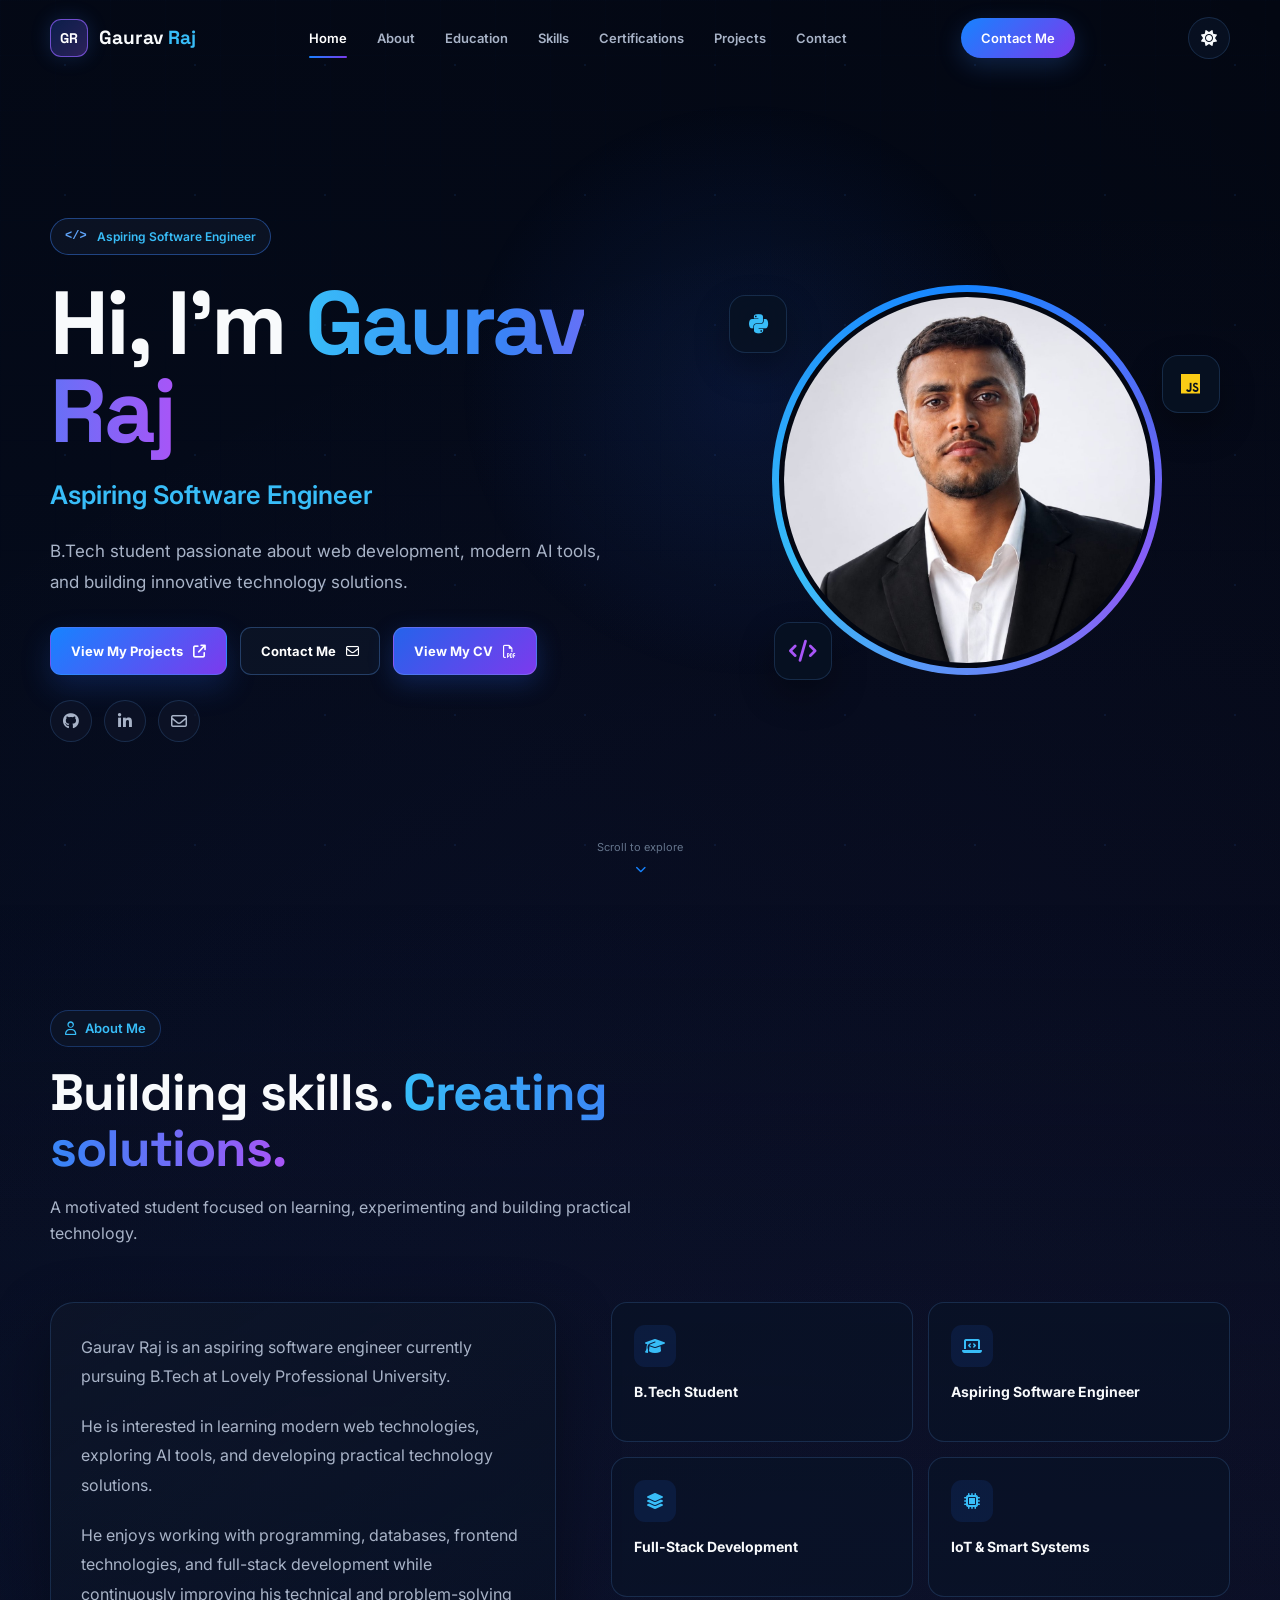
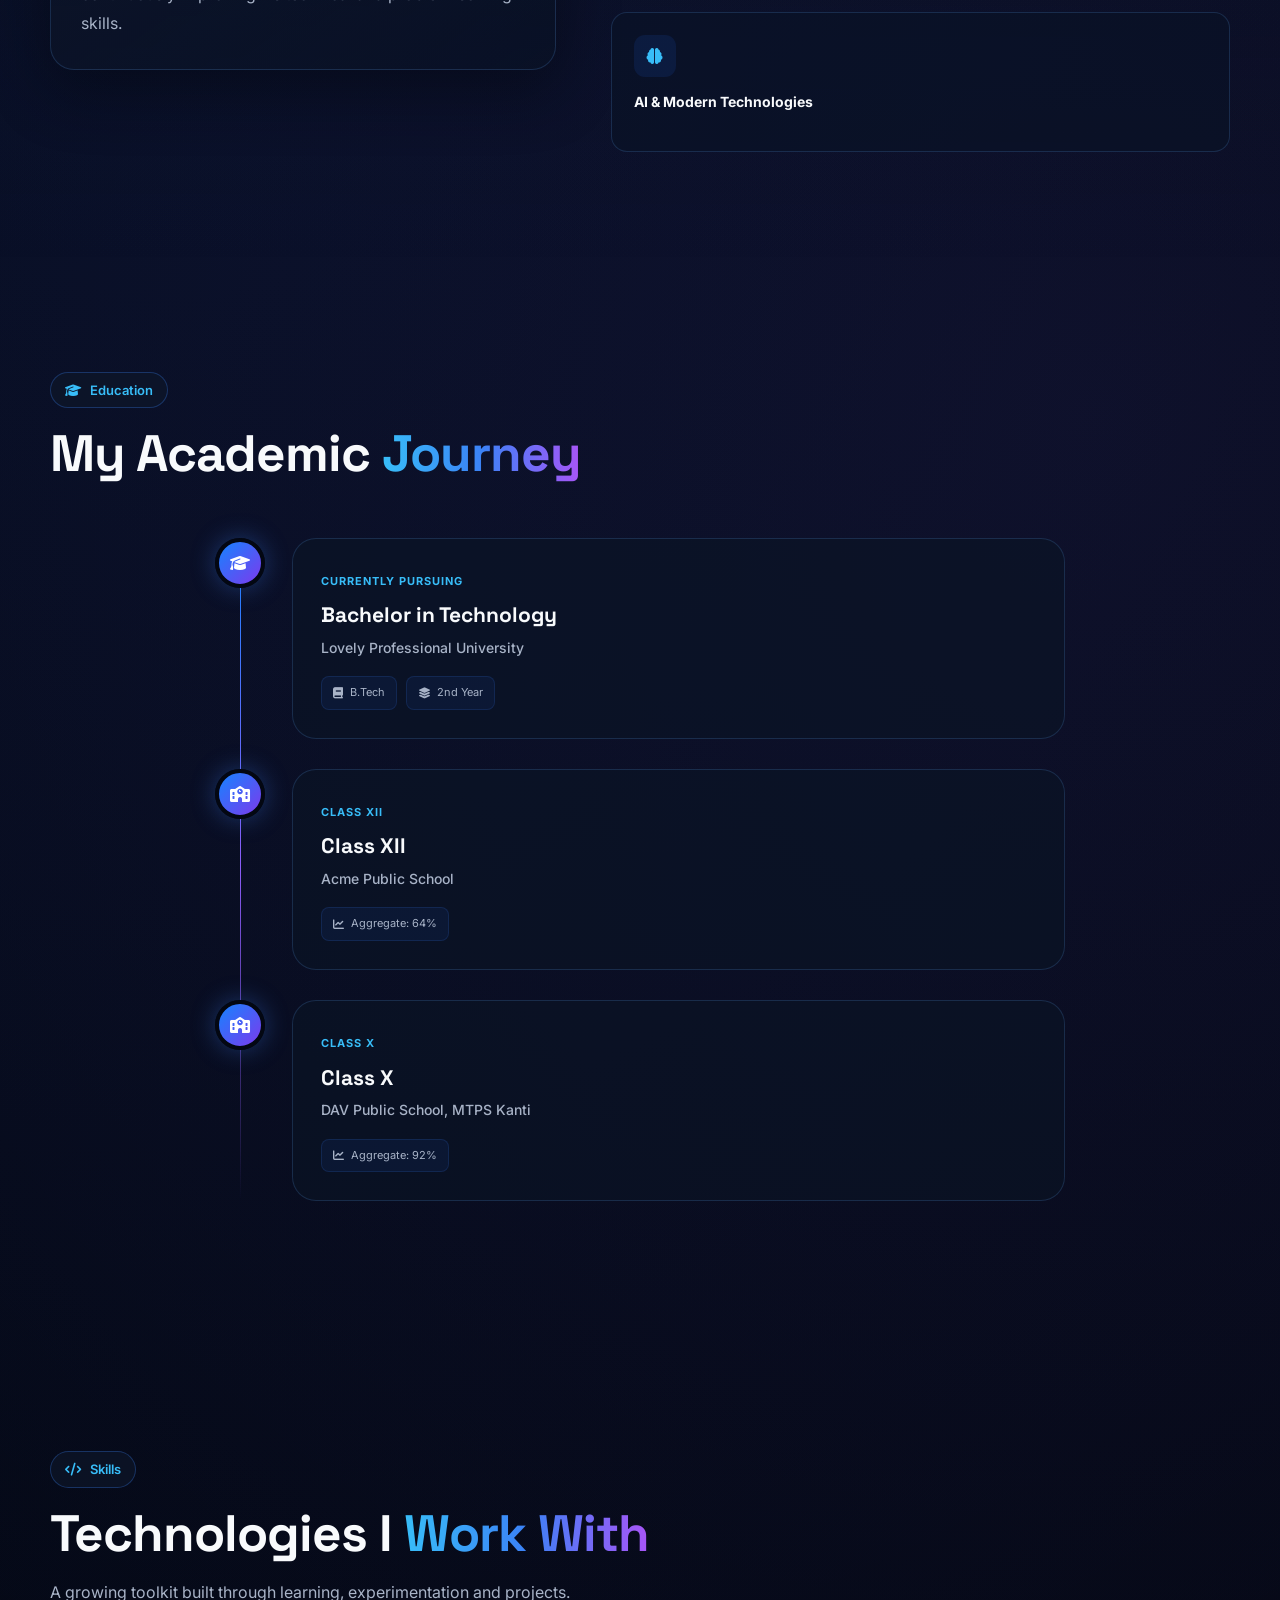
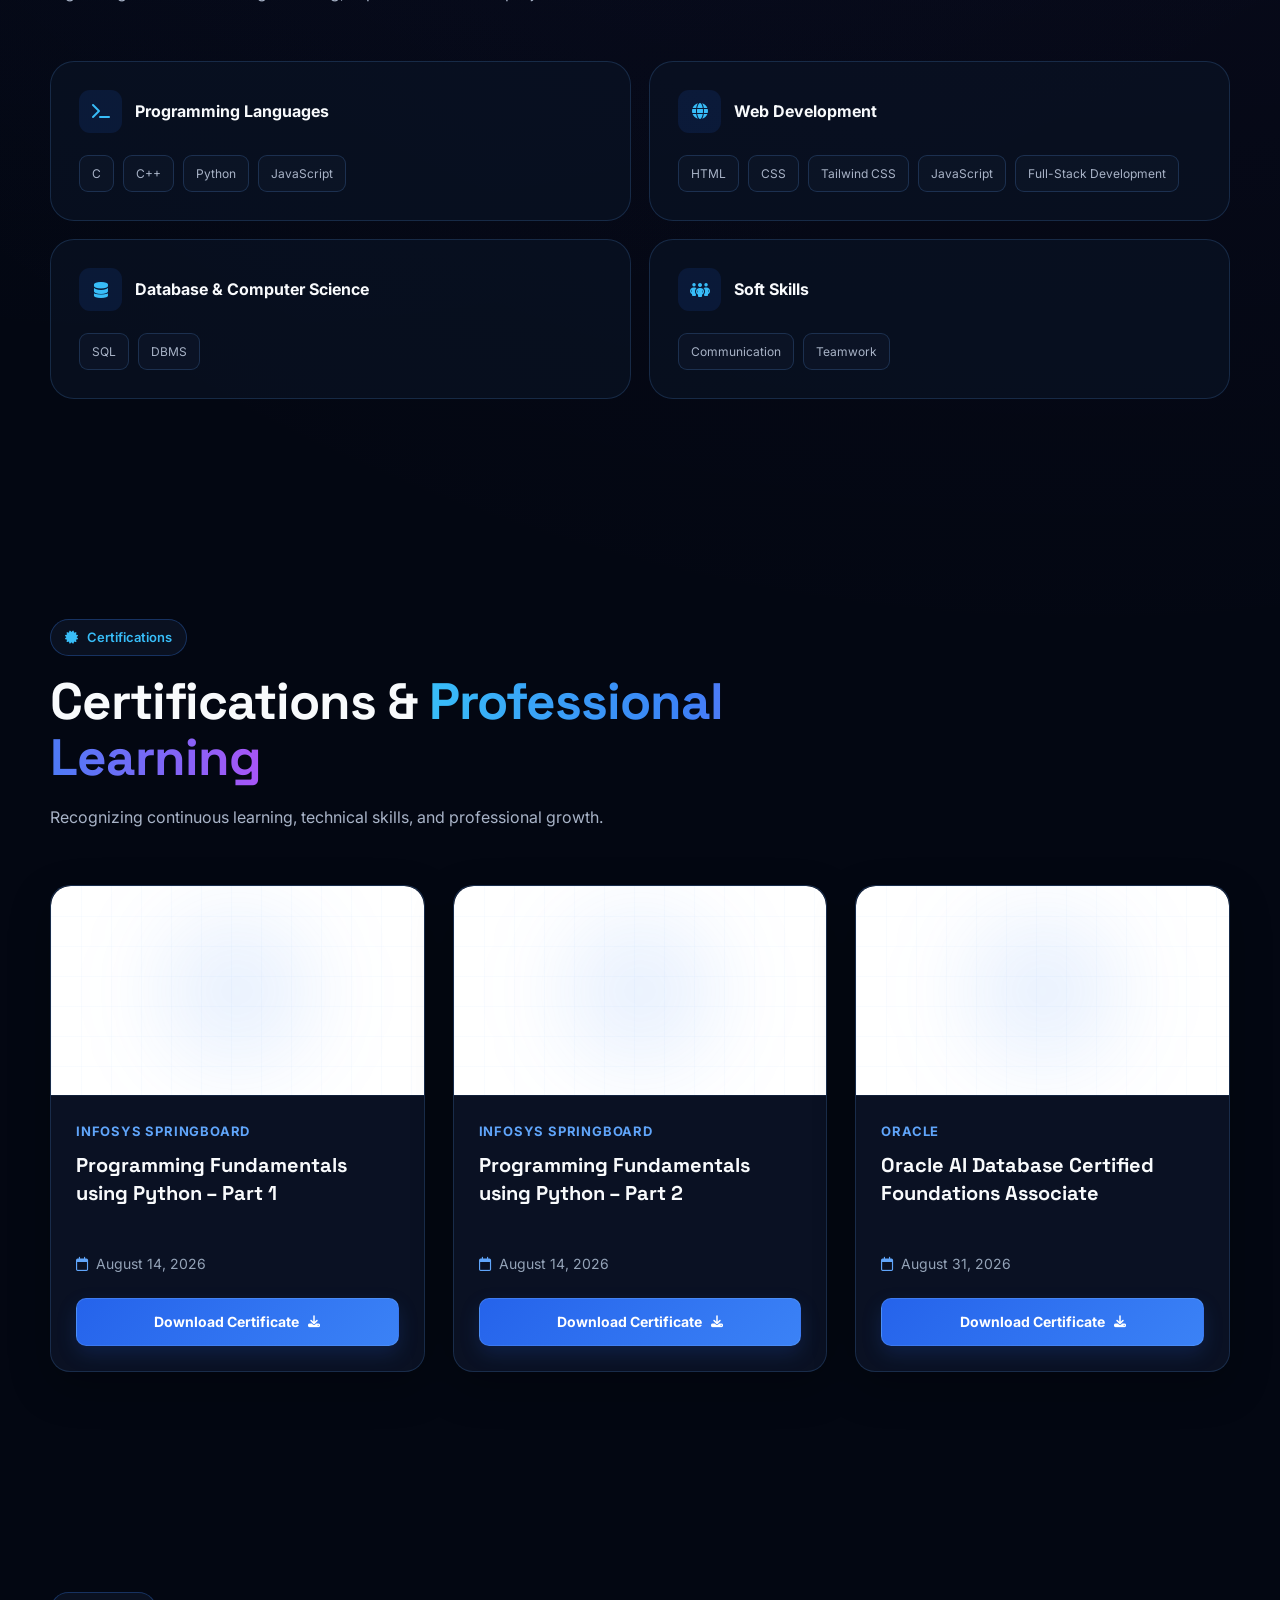
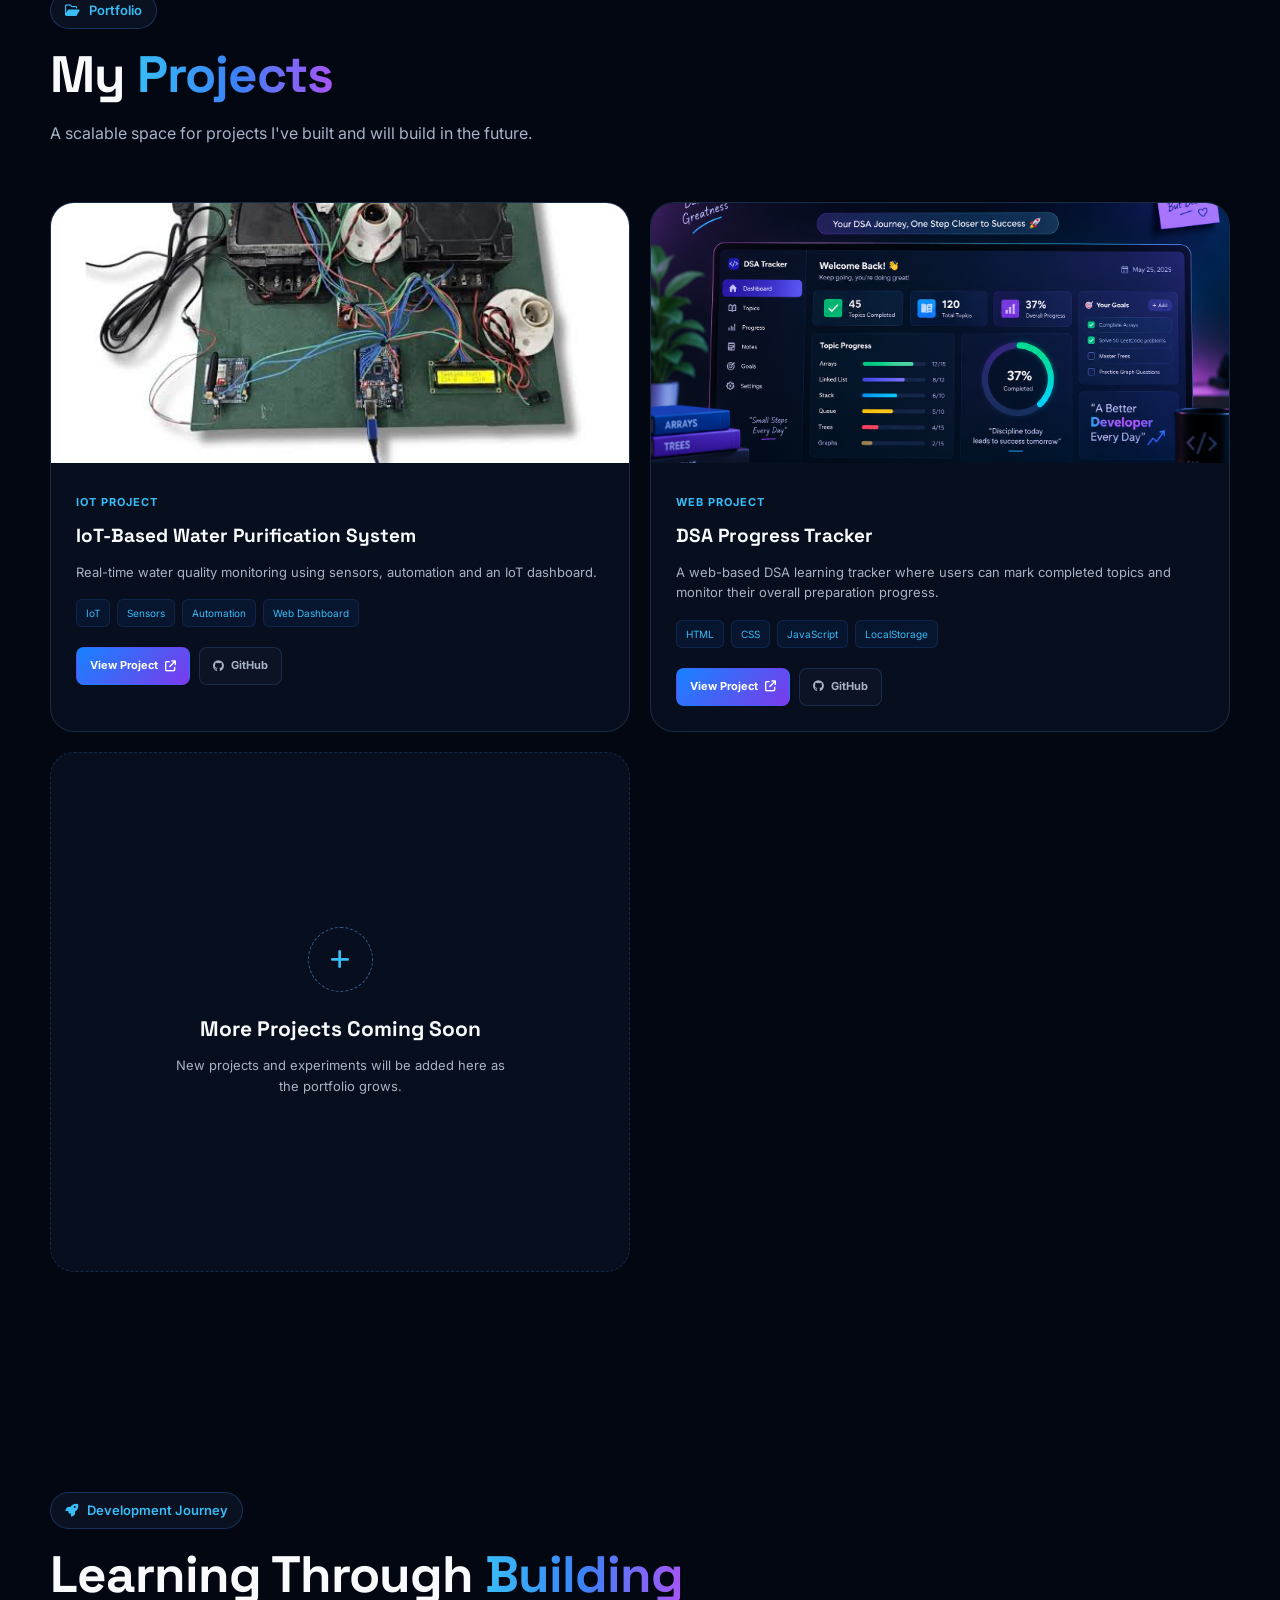
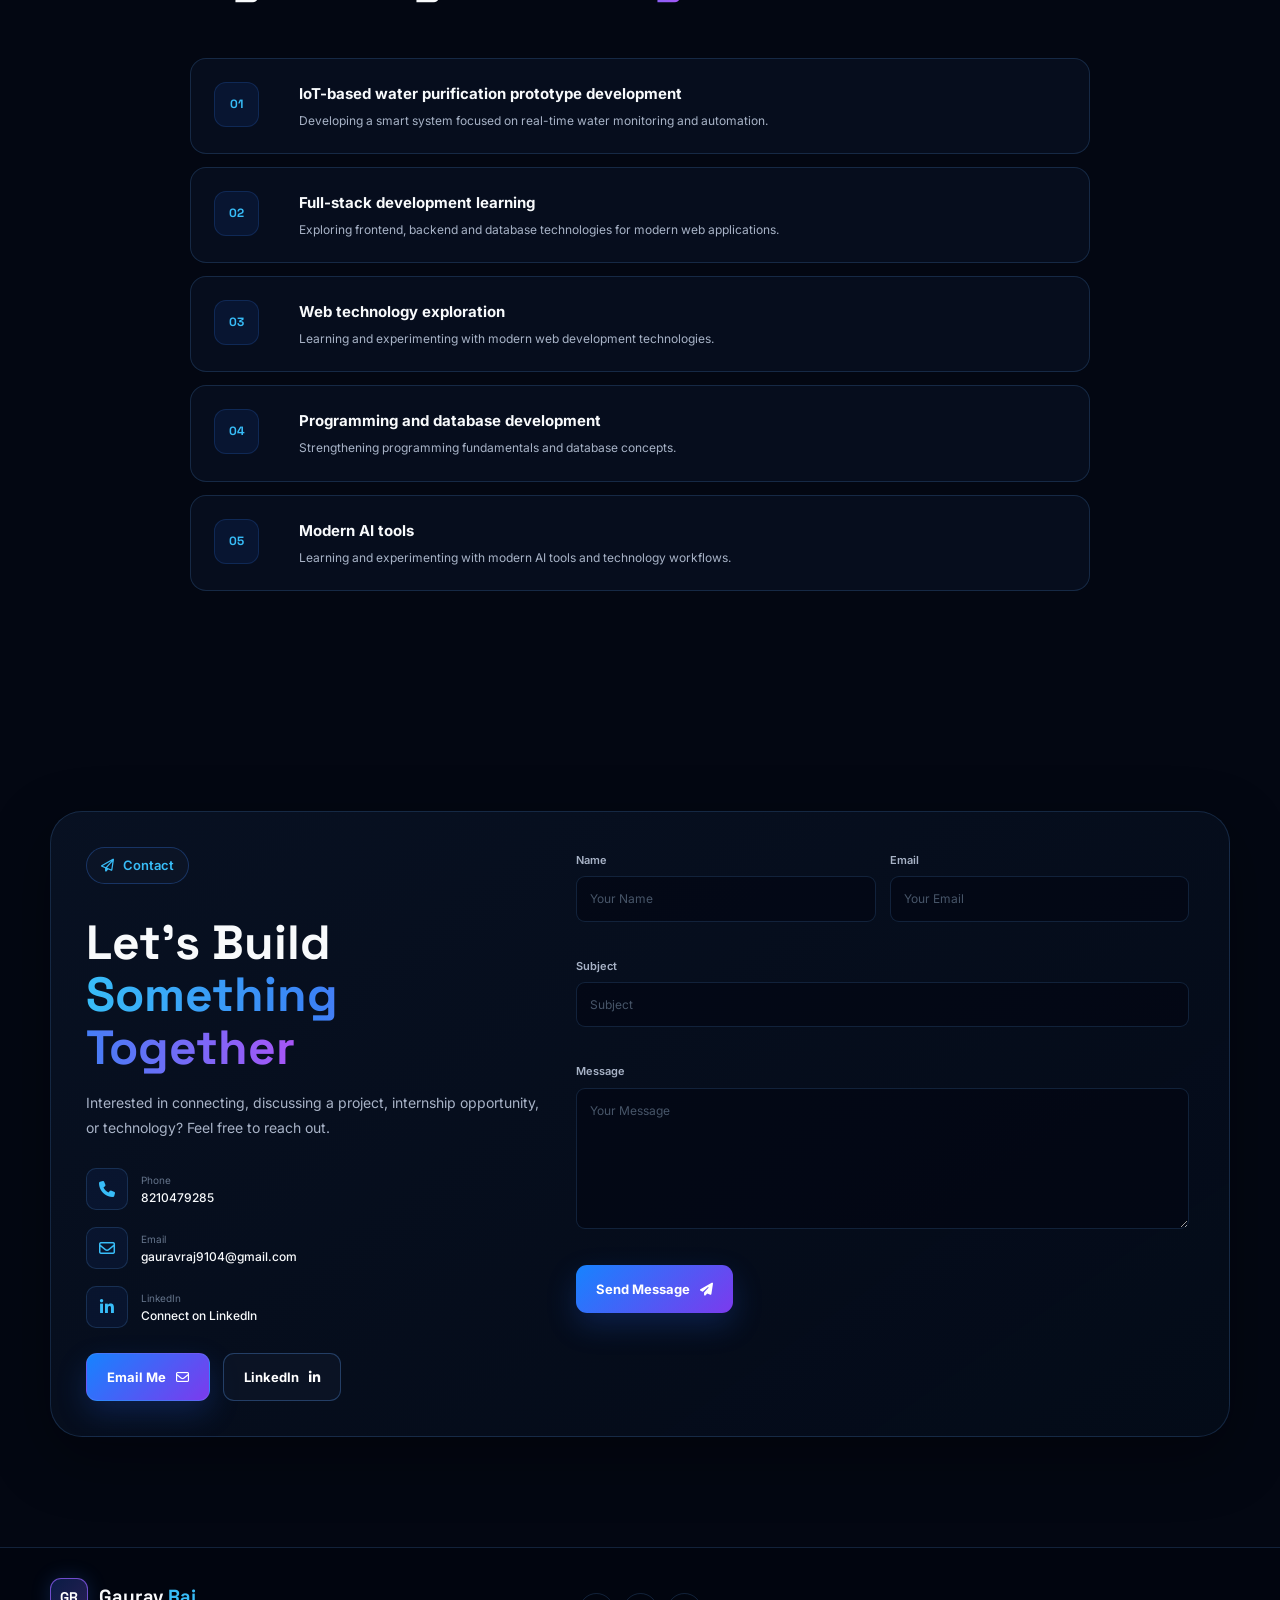
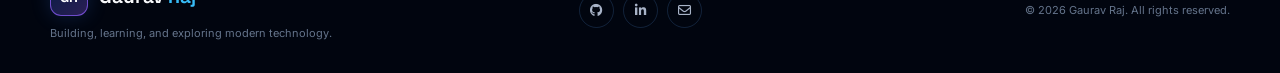
<file: index.html>
<!DOCTYPE html>
<html lang="en">
<head>
    <meta charset="UTF-8">

    <meta name="viewport" content="width=device-width, initial-scale=1.0">

    <meta name="description"
        content="Gaurav Raj - Aspiring Software Engineer and B.Tech student passionate about web development, AI tools, full-stack development and IoT solutions.">

    <meta name="keywords"
        content="Gaurav Raj, Software Engineer, B.Tech, LPU, Full Stack Developer, Web Developer, IoT, Python, C++, JavaScript">

    <meta name="author" content="Gaurav Raj">

    <!-- Open Graph -->
    <meta property="og:title" content="Gaurav Raj | Aspiring Software Engineer">
    <meta property="og:description"
        content="Portfolio of Gaurav Raj - B.Tech student, aspiring software engineer and technology enthusiast.">
    <meta property="og:type" content="website">

    <title>Gaurav Raj | Aspiring Software Engineer</title>

    <!-- Favicon -->
    <link rel="icon" type="image/png" href="assets/favicon.png">

    <!-- Google Font -->
    <link rel="preconnect" href="https://fonts.googleapis.com">
    <link rel="preconnect" href="https://fonts.gstatic.com" crossorigin>

    <link
        href="https://fonts.googleapis.com/css2?family=Inter:wght@400;500;600;700;800&family=Space+Grotesk:wght@400;500;600;700&display=swap"
        rel="stylesheet">

    <!-- Font Awesome Icons -->
    <link
        rel="stylesheet"
        href="https://cdnjs.cloudflare.com/ajax/libs/font-awesome/6.7.2/css/all.min.css">

    <!-- Main CSS -->
    <link rel="stylesheet" href="style.css">
</head>

<body>

    <!-- =========================================
         BACKGROUND EFFECTS
    ========================================== -->

    <div class="background-grid"></div>
    <div class="particles"></div>


    <!-- =========================================
         NAVIGATION
    ========================================== -->

    <header class="navbar" id="navbar">

        <div class="container nav-container">

            <!-- Logo -->
            <a href="#home" class="logo">

                <div class="logo-box">
                    GR
                </div>

                <span>Gaurav <strong>Raj</strong></span>

            </a>


            <!-- Desktop Navigation -->

            <nav class="nav-menu" id="navMenu">

                <a href="#home" class="nav-link active">
                    Home
                </a>

                <a href="#about" class="nav-link">
                    About
                </a>

                <a href="#education" class="nav-link">
                    Education
                </a>

                <a href="#skills" class="nav-link">
                    Skills
                </a>
                <a href="#certifications" class="nav-link">Certifications</a>

                <!-- <a href="#services" class="nav-link">
                    Services
                </a> -->

                <a href="#projects" class="nav-link">
                    Projects
                </a>

                <a href="#contact" class="nav-link">
                    Contact
                </a>

            </nav>


            <!-- Contact Button -->

            <a href="#contact" class="nav-contact-btn">
                Contact Me
            </a>
            <button class="theme-toggle" id="themeToggle" aria-label="Toggle theme">
                <i class="fa-solid fa-sun"></i>
            </button>


            <!-- Mobile Menu Button -->

            <button
                class="menu-toggle"
                id="menuToggle"
                aria-label="Open navigation menu"
                aria-expanded="false">

                <i class="fa-solid fa-bars"></i>

            </button>

        </div>

    </header>



    <!-- =========================================
         MAIN CONTENT
    ========================================== -->

    <main>


        <!-- =====================================
             HERO SECTION
        ====================================== -->

        <section class="hero section" id="home">

            <div class="container hero-container">


                <!-- Hero Content -->

                <div class="hero-content">

                    <div class="hero-badge">

                        <span class="badge-icon">
                            &lt;/&gt;
                        </span>

                        <span>
                            Aspiring Software Engineer
                        </span>

                    </div>


                    <h1>

                        Hi, I'm
                        <span class="gradient-text">
                            Gaurav Raj
                        </span>

                    </h1>


                    <h2>
                        Aspiring Software Engineer
                    </h2>


                    <p class="hero-description">

                        B.Tech student passionate about web development,
                        modern AI tools, and building innovative technology
                        solutions.

                    </p>


                    <!-- CTA Buttons -->

                    <div class="hero-buttons">

                        <a href="#projects" class="btn btn-primary">

                            <span>
                                View My Projects
                            </span>

                            <i class="fa-solid fa-arrow-up-right-from-square"></i>

                        </a>


                        <a href="#contact" class="btn btn-secondary">

                            <span>
                                Contact Me
                            </span>

                            <i class="fa-regular fa-envelope"></i>

                        </a>
                        <a href="Gaurav_CV.pdf" target="_blank"  rel="noopener noreferrer"class="btn btn-cv">

                                <span>
                                    View My CV
                                 </span>

                                <i class="fa-regular fa-file-pdf"></i>

                        </a>


                    </div>


                    <!-- Social Links -->

                    <div class="social-links">

                        <!-- GitHub placeholder -->
                        <a
                            href="https://github.com/gauravraj9104-debug"
                            target="_blank"
                            rel="noopener noreferrer"
                            class="social-btn"
                            aria-label="GitHub"
                            title="View GitHub Profile">


                            <i class="fa-brands fa-github"></i>

                        </a>


                        <!-- LinkedIn -->

                        <a
                            href="https://www.linkedin.com/feed/?trk=guest_homepage-basic_google-one-tap-submit"
                            target="_blank"
                            rel="noopener noreferrer"
                            class="social-btn"
                            aria-label="LinkedIn">

                            <i class="fa-brands fa-linkedin-in"></i>

                        </a>


                        <!-- Email -->

                        <a
                            href="mailto:gauravraj9104@gmail.com"
                            class="social-btn"
                            aria-label="Email">

                            <i class="fa-regular fa-envelope"></i>

                        </a>

                    </div>

                </div>



                <!-- =================================
                     PROFILE IMAGE
                ================================== -->

                <div class="hero-profile">

                    <div class="profile-glow"></div>

                    <div class="profile-ring">

                        <div class="profile-image-wrapper">

                            <img
                                src="WhatsApp Image 2026-09-01 at 9.35.29 PM.jpeg"
                                alt="Gaurav Raj - Aspiring Software Engineer"
                                class="profile-image">

                        </div>

                    </div>


                    <!-- Floating Tech Elements -->

                    <div class="floating-tech tech-one">
                        <i class="fa-brands fa-python"></i>
                    </div>

                    <div class="floating-tech tech-two">
                        <i class="fa-brands fa-js"></i>
                    </div>

                    <div class="floating-tech tech-three">
                        <i class="fa-solid fa-code"></i>
                    </div>

                </div>


            </div>


            <!-- Scroll Indicator -->

            <a href="#about" class="scroll-indicator">

                <span>
                    Scroll to explore
                </span>

                <i class="fa-solid fa-chevron-down"></i>

            </a>

        </section>



        <!-- =====================================
             ABOUT SECTION
        ====================================== -->

        <section class="section about-section" id="about">

            <div class="container">

                <div class="section-heading">

                    <span class="section-tag">
                        <i class="fa-regular fa-user"></i>
                        About Me
                    </span>

                    <h2>
                        Building skills.
                        <span class="gradient-text">
                            Creating solutions.
                        </span>
                    </h2>

                    <p>
                        A motivated student focused on learning,
                        experimenting and building practical technology.
                    </p>

                </div>


                <div class="about-grid">


                    <!-- About Text -->

                    <div class="about-content">

                        <p>
                            Gaurav Raj is an aspiring software engineer
                            currently pursuing B.Tech at Lovely Professional
                            University.
                        </p>

                        <p>
                            He is interested in learning modern web
                            technologies, exploring AI tools, and developing
                            practical technology solutions.
                        </p>

                        <p>
                            He enjoys working with programming, databases,
                            frontend technologies, and full-stack development
                            while continuously improving his technical and
                            problem-solving skills.
                        </p>

                    </div>


                    <!-- About Cards -->

                    <div class="about-cards">

                        <div class="about-card">

                            <div class="about-card-icon">
                                <i class="fa-solid fa-graduation-cap"></i>
                            </div>

                            <h3>
                                B.Tech Student
                            </h3>

                        </div>


                        <div class="about-card">

                            <div class="about-card-icon">
                                <i class="fa-solid fa-laptop-code"></i>
                            </div>

                            <h3>
                                Aspiring Software Engineer
                            </h3>

                        </div>


                        <div class="about-card">

                            <div class="about-card-icon">
                                <i class="fa-solid fa-layer-group"></i>
                            </div>

                            <h3>
                                Full-Stack Development
                            </h3>

                        </div>


                        <div class="about-card">

                            <div class="about-card-icon">
                                <i class="fa-solid fa-microchip"></i>
                            </div>

                            <h3>
                                IoT & Smart Systems
                            </h3>

                        </div>


                        <div class="about-card">

                            <div class="about-card-icon">
                                <i class="fa-solid fa-brain"></i>
                            </div>

                            <h3>
                                AI & Modern Technologies
                            </h3>

                        </div>

                    </div>

                </div>

            </div>

        </section>



        <!-- =====================================
             EDUCATION SECTION
        ====================================== -->

        <section class="section education-section" id="education">

            <div class="container">

                <div class="section-heading">

                    <span class="section-tag">
                        <i class="fa-solid fa-graduation-cap"></i>
                        Education
                    </span>

                    <h2>
                        My Academic
                        <span class="gradient-text">
                            Journey
                        </span>
                    </h2>

                </div>


                <div class="timeline">


                    <!-- B.Tech -->

                    <div class="timeline-item">

                        <div class="timeline-icon">

                            <i class="fa-solid fa-graduation-cap"></i>

                        </div>


                        <div class="timeline-card">

                            <span class="timeline-label">
                                Currently Pursuing
                            </span>

                            <h3>
                                Bachelor in Technology
                            </h3>

                            <h4>
                                Lovely Professional University
                            </h4>

                            <div class="education-meta">

                                <span>
                                    <i class="fa-solid fa-book"></i>
                                    B.Tech
                                </span>

                                <span>
                                    <i class="fa-solid fa-layer-group"></i>
                                    2nd Year
                            
                                </span>
                            </div>

                        </div>

                    </div>



                    <!-- Class XII -->

                    <div class="timeline-item">

                        <div class="timeline-icon">

                            <i class="fa-solid fa-school"></i>

                        </div>


                        <div class="timeline-card">

                            <span class="timeline-label">
                                Class XII
                            </span>

                            <h3>
                                Class XII
                            </h3>

                            <h4>
                                Acme Public School
                            </h4>

                            <div class="education-meta">

                                <span>
                                    <i class="fa-solid fa-chart-line"></i>
                                    Aggregate: 64%
                                </span>

                            </div>

                        </div>

                    </div>



                    <!-- Class X -->

                    <div class="timeline-item">

                        <div class="timeline-icon">

                            <i class="fa-solid fa-school"></i>

                        </div>


                        <div class="timeline-card">

                            <span class="timeline-label">
                                Class X
                            </span>

                            <h3>
                                Class X
                            </h3>

                            <h4>
                                DAV Public School, MTPS Kanti
                            </h4>

                            <div class="education-meta">

                                <span>
                                    <i class="fa-solid fa-chart-line"></i>
                                    Aggregate: 92%
                                </span>

                            </div>

                        </div>

                    </div>

                </div>

            </div>

        </section>



        <!-- =====================================
             SKILLS SECTION
        ====================================== -->

        <section class="section skills-section" id="skills">

            <div class="container">

                <div class="section-heading">

                    <span class="section-tag">
                        <i class="fa-solid fa-code"></i>
                        Skills
                    </span>

                    <h2>
                        Technologies I
                        <span class="gradient-text">
                            Work With
                        </span>
                    </h2>

                    <p>
                        A growing toolkit built through learning,
                        experimentation and projects.
                    </p>

                </div>


                <div class="skills-grid">


                    <!-- Programming -->

                    <div class="skill-category">

                        <div class="skill-category-header">

                            <div class="skill-category-icon">
                                <i class="fa-solid fa-terminal"></i>
                            </div>

                            <h3>
                                Programming Languages
                            </h3>

                        </div>


                        <div class="skill-list">

                            <span class="skill-badge">
                                C
                            </span>

                            <span class="skill-badge">
                                C++
                            </span>

                            <span class="skill-badge">
                                Python
                            </span>

                            <span class="skill-badge">
                                JavaScript
                            </span>

                        </div>

                    </div>



                    <!-- Web Development -->

                    <div class="skill-category">

                        <div class="skill-category-header">

                            <div class="skill-category-icon">
                                <i class="fa-solid fa-globe"></i>
                            </div>

                            <h3>
                                Web Development
                            </h3>

                        </div>


                        <div class="skill-list">

                            <span class="skill-badge">
                                HTML
                            </span>

                            <span class="skill-badge">
                                CSS
                            </span>

                            <span class="skill-badge">
                                Tailwind CSS
                            </span>

                            <span class="skill-badge">
                                JavaScript
                            </span>

                            <span class="skill-badge">
                                Full-Stack Development
                            </span>

                        </div>

                    </div>



                    <!-- Database -->

                    <div class="skill-category">

                        <div class="skill-category-header">

                            <div class="skill-category-icon">
                                <i class="fa-solid fa-database"></i>
                            </div>

                            <h3>
                                Database & Computer Science
                            </h3>

                        </div>


                        <div class="skill-list">

                            <span class="skill-badge">
                                SQL
                            </span>

                            <span class="skill-badge">
                                DBMS
                            </span>

                        </div>

                    </div>



                    <!-- Soft Skills -->

                    <div class="skill-category">

                        <div class="skill-category-header">

                            <div class="skill-category-icon">
                                <i class="fa-solid fa-people-group"></i>
                            </div>

                            <h3>
                                Soft Skills
                            </h3>

                        </div>


                        <div class="skill-list">

                            <span class="skill-badge">
                                Communication
                            </span>

                            <span class="skill-badge">
                                Teamwork
                            </span>

                        </div>

                    </div>

                </div>

            </div>

        </section>
        <!-- Certifications Section -->
        <!-- Certifications Section -->
<section class="section certifications-section" id="certifications">
    <div class="container">

        <div class="section-heading">
            <span class="section-tag">
                <i class="fa-solid fa-certificate"></i>
                Certifications
            </span>

            <h2>
                Certifications &
                <span class="gradient-text">Professional Learning</span>
            </h2>

            <p>
                Recognizing continuous learning, technical skills, and professional growth.
            </p>
        </div>

        <div class="certifications-grid">

            <!-- Certificate 1 -->
            <div class="certificate-card">

                <div class="certificate-preview">
                    <iframe
                        src="infosys springboard part 1.pdf"
                        title="Programming Fundamentals using Python Part 1 Certificate">
                    </iframe>
                </div>

                <div class="certificate-content">

                    <span class="certificate-issuer">
                        Infosys Springboard
                    </span>

                    <h3>
                        Programming Fundamentals using Python – Part 1
                    </h3>

                    <div class="certificate-date">
                        <i class="fa-regular fa-calendar"></i>
                        August 14, 2026
                    </div>

                    <a
                        href="infosys springboard part 1.pdf"
                        download
                        class="certificate-btn">
                        Download Certificate
                        <i class="fa-solid fa-download"></i>
                    </a>

                </div>
            </div>


            <!-- Certificate 2 -->
            <div class="certificate-card">

                <div class="certificate-preview">
                    <iframe
                        src="infosys springboard part2.pdf"
                        title="Programming Fundamentals using Python Part 2 Certificate">
                    </iframe>
                </div>

                <div class="certificate-content">

                    <span class="certificate-issuer">
                        Infosys Springboard
                    </span>

                    <h3>
                        Programming Fundamentals using Python – Part 2
                    </h3>

                    <div class="certificate-date">
                        <i class="fa-regular fa-calendar"></i>
                        August 14, 2026
                    </div>

                    <a
                        href="infosys springboard part2.pdf"
                        download
                        class="certificate-btn">
                        Download Certificate
                        <i class="fa-solid fa-download"></i>
                    </a>

                </div>
            </div>


            <!-- Certificate 3 -->
            <div class="certificate-card">

                <div class="certificate-preview">
                    <iframe
                        src="eCertificate.pdf"
                        title="Oracle AI Database Certified Foundations Associate Certificate">
                    </iframe>
                </div>

                <div class="certificate-content">

                    <span class="certificate-issuer">
                        Oracle
                    </span>

                    <h3>
                        Oracle AI Database Certified Foundations Associate
                    </h3>

                    <div class="certificate-date">
                        <i class="fa-regular fa-calendar"></i>
                        August 31, 2026
                    </div>

                    <a
                        href="eCertificate.pdf"
                        download
                        class="certificate-btn">
                        Download Certificate
                        <i class="fa-solid fa-download"></i>
                    </a>

                </div>
            </div>

        </div>
    </div>
</section>

        <!-- =====================================
             PROJECT GALLERY
        ====================================== -->
<!-- =====================================
     PROJECT GALLERY
====================================== -->

<section class="section projects-section" id="projects">

    <div class="container">

        <div class="section-heading">

            <span class="section-tag">
                <i class="fa-regular fa-folder-open"></i>
                Portfolio
            </span>

            <h2>
                My
                <span class="gradient-text">
                    Projects
                </span>
            </h2>

            <p>
                A scalable space for projects I've built
                and will build in the future.
            </p>

        </div>


        <div class="projects-grid">


            <!-- =====================================
                 PROJECT 1 — IoT WATER PURIFICATION
            ====================================== -->

            <article class="project-card">

                <div class="project-card-image">

                    <img
                        src="images.jpg"
                        alt="IoT Water Purification System">

                </div>


                <div class="project-card-content">

                    <span class="project-type">
                        IoT Project
                    </span>

                    <h3>
                        IoT-Based Water Purification System
                    </h3>

                    <p>
                        Real-time water quality monitoring using
                        sensors, automation and an IoT dashboard.
                    </p>


                    <div class="tech-tags">

                        <span>
                            IoT
                        </span>

                        <span>
                            Sensors
                        </span>

                        <span>
                            Automation
                        </span>

                        <span>
                            Web Dashboard
                        </span>

                    </div>


                    <div class="project-card-buttons">

                        <a
                            href="project-water-purification.html"
                            target="_blank"
                            rel="noopener noreferrer"
                            class="small-btn primary-small">

                            View Project

                            <i class="fa-solid fa-arrow-up-right-from-square"></i>

                        </a>


                        <a
                            href="https://github.com/gauravraj9104-debug"
                            target="_blank"
                            rel="noopener noreferrer"
                            class="small-btn github-small"
                            title="View GitHub Profile">

                            <i class="fa-brands fa-github"></i>

                            GitHub

                        </a>

                    </div>

                </div>

            </article>



            <!-- =====================================
                 PROJECT 2 — DSA TRACKER
            ====================================== -->
            <!-- =====================================
     PROJECT 2 — DSA TRACKER
====================================== -->

<article class="project-card">

    <div class="project-card-image">
        <img
        src="dsa-tracker.png"
        alt="DSA Progress Tracker">


        

    </div>

    <div class="project-card-content">

        <span class="project-type">
            Web Project
        </span>

        <h3>
            DSA Progress Tracker
        </h3>

        <p>
            A web-based DSA learning tracker where users can
            mark completed topics and monitor their overall
            preparation progress.
        </p>

        <div class="tech-tags">

            <span>HTML</span>
            <span>CSS</span>
            <span>JavaScript</span>
            <span>LocalStorage</span>

        </div>

        <div class="project-card-buttons">

            <a
                href="https://gauravraj9104-debug.github.io/DSA-Progress-Tracker/"
                target="_blank"
                rel="noopener noreferrer"
                class="small-btn primary-small">

                View Project
                <i class="fa-solid fa-arrow-up-right-from-square"></i>

            </a>

            <a
                href="https://github.com/gauravraj9104-debug/DSA-Progress-Tracker"
                target="_blank"
                rel="noopener noreferrer"
                class="small-btn github-small">

                <i class="fa-brands fa-github"></i>
                GitHub

            </a>

        </div>

    </div>

</article>


            <!-- =====================================
                 FUTURE PROJECT PLACEHOLDER
            ====================================== -->

            <article class="project-card coming-soon">

                <div class="coming-soon-icon">

                    <i class="fa-solid fa-plus"></i>

                </div>

                <h3>
                    More Projects Coming Soon
                </h3>

                <p>
                    New projects and experiments will be
                    added here as the portfolio grows.
                </p>

            </article>


        </div>

    </div>

</section>
       




        <!-- =====================================
             DEVELOPMENT JOURNEY
        ====================================== -->

        <section class="section journey-section">

            <div class="container">

                <div class="section-heading">

                    <span class="section-tag">
                        <i class="fa-solid fa-rocket"></i>
                        Development Journey
                    </span>

                    <h2>
                        Learning Through
                        <span class="gradient-text">
                            Building
                        </span>
                    </h2>

                </div>


                <div class="journey-grid">


                    <div class="journey-card">

                        <div class="journey-number">
                            01
                        </div>

                        <div>

                            <h3>
                                IoT-based water purification
                                prototype development
                            </h3>

                            <p>
                                Developing a smart system focused on
                                real-time water monitoring and automation.
                            </p>

                        </div>

                    </div>



                    <div class="journey-card">

                        <div class="journey-number">
                            02
                        </div>

                        <div>

                            <h3>
                                Full-stack development learning
                            </h3>

                            <p>
                                Exploring frontend, backend and database
                                technologies for modern web applications.
                            </p>

                        </div>

                    </div>



                    <div class="journey-card">

                        <div class="journey-number">
                            03
                        </div>

                        <div>

                            <h3>
                                Web technology exploration
                            </h3>

                            <p>
                                Learning and experimenting with modern
                                web development technologies.
                            </p>

                        </div>

                    </div>



                    <div class="journey-card">

                        <div class="journey-number">
                            04
                        </div>

                        <div>

                            <h3>
                                Programming and database development
                            </h3>

                            <p>
                                Strengthening programming fundamentals
                                and database concepts.
                            </p>

                        </div>

                    </div>



                    <div class="journey-card">

                        <div class="journey-number">
                            05
                        </div>

                        <div>

                            <h3>
                                Modern AI tools
                            </h3>

                            <p>
                                Learning and experimenting with modern
                                AI tools and technology workflows.
                            </p>

                        </div>

                    </div>

                </div>

            </div>

        </section>



        <!-- =====================================
             CONTACT SECTION
        ====================================== -->

        <section class="section contact-section" id="contact">

            <div class="container">

                <div class="contact-wrapper">


                    <!-- Contact Information -->

                    <div class="contact-info">

                        <span class="section-tag">
                            <i class="fa-regular fa-paper-plane"></i>
                            Contact
                        </span>

                        <h2>
                            Let's Build
                            <span class="gradient-text">
                                Something Together
                            </span>
                        </h2>

                        <p>
                            Interested in connecting, discussing a project,
                            internship opportunity, or technology?
                            Feel free to reach out.
                        </p>


                        <!-- Phone -->

                        <a
                            href="tel:8210479285"
                            class="contact-item">

                            <div class="contact-icon">

                                <i class="fa-solid fa-phone"></i>

                            </div>

                            <div>

                                <span>
                                    Phone
                                </span>

                                <strong>
                                    8210479285
                                </strong>

                            </div>

                        </a>



                        <!-- Email -->

                        <a
                            href="mailto:gauravraj9104@gmail.com"
                            class="contact-item">

                            <div class="contact-icon">

                                <i class="fa-regular fa-envelope"></i>

                            </div>

                            <div>

                                <span>
                                    Email
                                </span>

                                <strong>
                                    gauravraj9104@gmail.com
                                </strong>

                            </div>

                        </a>



                        <!-- LinkedIn -->

                        <a
                            href="https://www.linkedin.com/feed/?trk=guest_homepage-basic_google-one-tap-submit"
                            target="_blank"
                            rel="noopener noreferrer"
                            class="contact-item">

                            <div class="contact-icon">

                                <i class="fa-brands fa-linkedin-in"></i>

                            </div>

                            <div>

                                <span>
                                    LinkedIn
                                </span>

                                <strong>
                                    Connect on LinkedIn
                                </strong>

                            </div>

                        </a>


                        <div class="contact-buttons">

                            <a href="https://mail.google.com/mail/?view=cm&fs=1&to=gauravraj9104@gmail.com"
                            target="_blank"
                            rel="noopener noreferrer"
                            class="btn btn-primary">

                             Email Me

                             <i class="fa-regular fa-envelope"></i>

                            </a>


                            <a
                                href="https://www.linkedin.com/feed/?trk=guest_homepage-basic_google-one-tap-submit"
                                target="_blank"
                                rel="noopener noreferrer"
                                class="btn btn-secondary">

                                LinkedIn
                                <i class="fa-brands fa-linkedin-in"></i>

                            </a>

                        </div>

                    </div>



                    <!-- Contact Form -->

                    <div class="contact-form-wrapper">

                        <form
                            id="contactForm"
                            class="contact-form"
                            action="https://api.web3forms.com/submit"
                            method="POST">
                            <input 
                                type="hidden"
                                name="access_key"
                                value="bf5c327c-dae8-47fb-8be6-256944dc58d6">

                            <div class="form-row">

                                <div class="form-group">

                                    <label for="name">
                                        Name
                                    </label>

                                    <input
                                        type="text"
                                        id="name"
                                        name="name"
                                        placeholder="Your Name"
                                        required>

                                    <small class="error-message"></small>

                                </div>


                                <div class="form-group">

                                    <label for="email">
                                        Email
                                    </label>

                                    <input
                                        type="email"
                                        id="email"
                                        name="email"
                                        placeholder="Your Email"
                                        required>

                                    <small class="error-message"></small>

                                </div>

                            </div>


                            <div class="form-group">

                                <label for="subject">
                                    Subject
                                </label>

                                <input
                                    type="text"
                                    id="subject"
                                    name="subject"
                                    placeholder="Subject"
                                    required>

                                <small class="error-message"></small>

                            </div>


                            <div class="form-group">

                                <label for="message">
                                    Message
                                </label>

                                <textarea
                                    id="message"
                                    name="message"
                                    rows="6"
                                    placeholder="Your Message"
                                    required></textarea>

                                <small class="error-message"></small>

                            </div>


                            <button
                                type="submit"
                                class="btn btn-primary form-submit">

                                Send Message

                                <i class="fa-solid fa-paper-plane"></i>

                            </button>



                            <div
                                id="formStatus"
                                class="form-status">
                            </div>

                        </form>

                    </div>

                </div>

            </div>

        </section>

    </main>



    <!-- =========================================
         FOOTER
    ========================================== -->

    <footer class="footer">

        <div class="container footer-container">


            <div class="footer-brand">

                <a href="#home" class="logo">

                    <div class="logo-box">
                        GR
                    </div>

                    <span>
                        Gaurav <strong>Raj</strong>
                    </span>

                </a>

                <p>
                    Building, learning, and exploring modern technology.
                </p>

            </div>



            <div class="footer-socials">

                <!-- GitHub placeholder -->

                <a href="https://github.com/gauravraj9104-debug" target="_blank"
                    rel="noopener noreferrer"
                    aria-label="GitHub"
                    title="View GitHub Profile">

                    <i class="fa-brands fa-github"></i>

                </a>


                <!-- LinkedIn -->

                <a
                    href="https://www.linkedin.com/feed/?trk=guest_homepage-basic_google-one-tap-submit"
                    target="_blank"
                    rel="noopener noreferrer"
                    aria-label="LinkedIn">

                    <i class="fa-brands fa-linkedin-in"></i>

                </a>


                <!-- Email -->

                <a
                    href="mailto:gauravraj9104@gmail.com"
                    aria-label="Email">

                    <i class="fa-regular fa-envelope"></i>

                </a>

            </div>



            <div class="footer-copyright">

                <p>
                    © 2026 Gaurav Raj. All rights reserved.
                </p>

            </div>

        </div>

    </footer>



    <!-- =========================================
         BACK TO TOP
    ========================================== -->

    <button
        id="backToTop"
        class="back-to-top"
        aria-label="Back to top">

        <i class="fa-solid fa-arrow-up"></i>

    </button>



    <!-- =========================================
         JAVASCRIPT
    ========================================== -->

    <script src="script.js"></script>

</body>
</html>
</file>
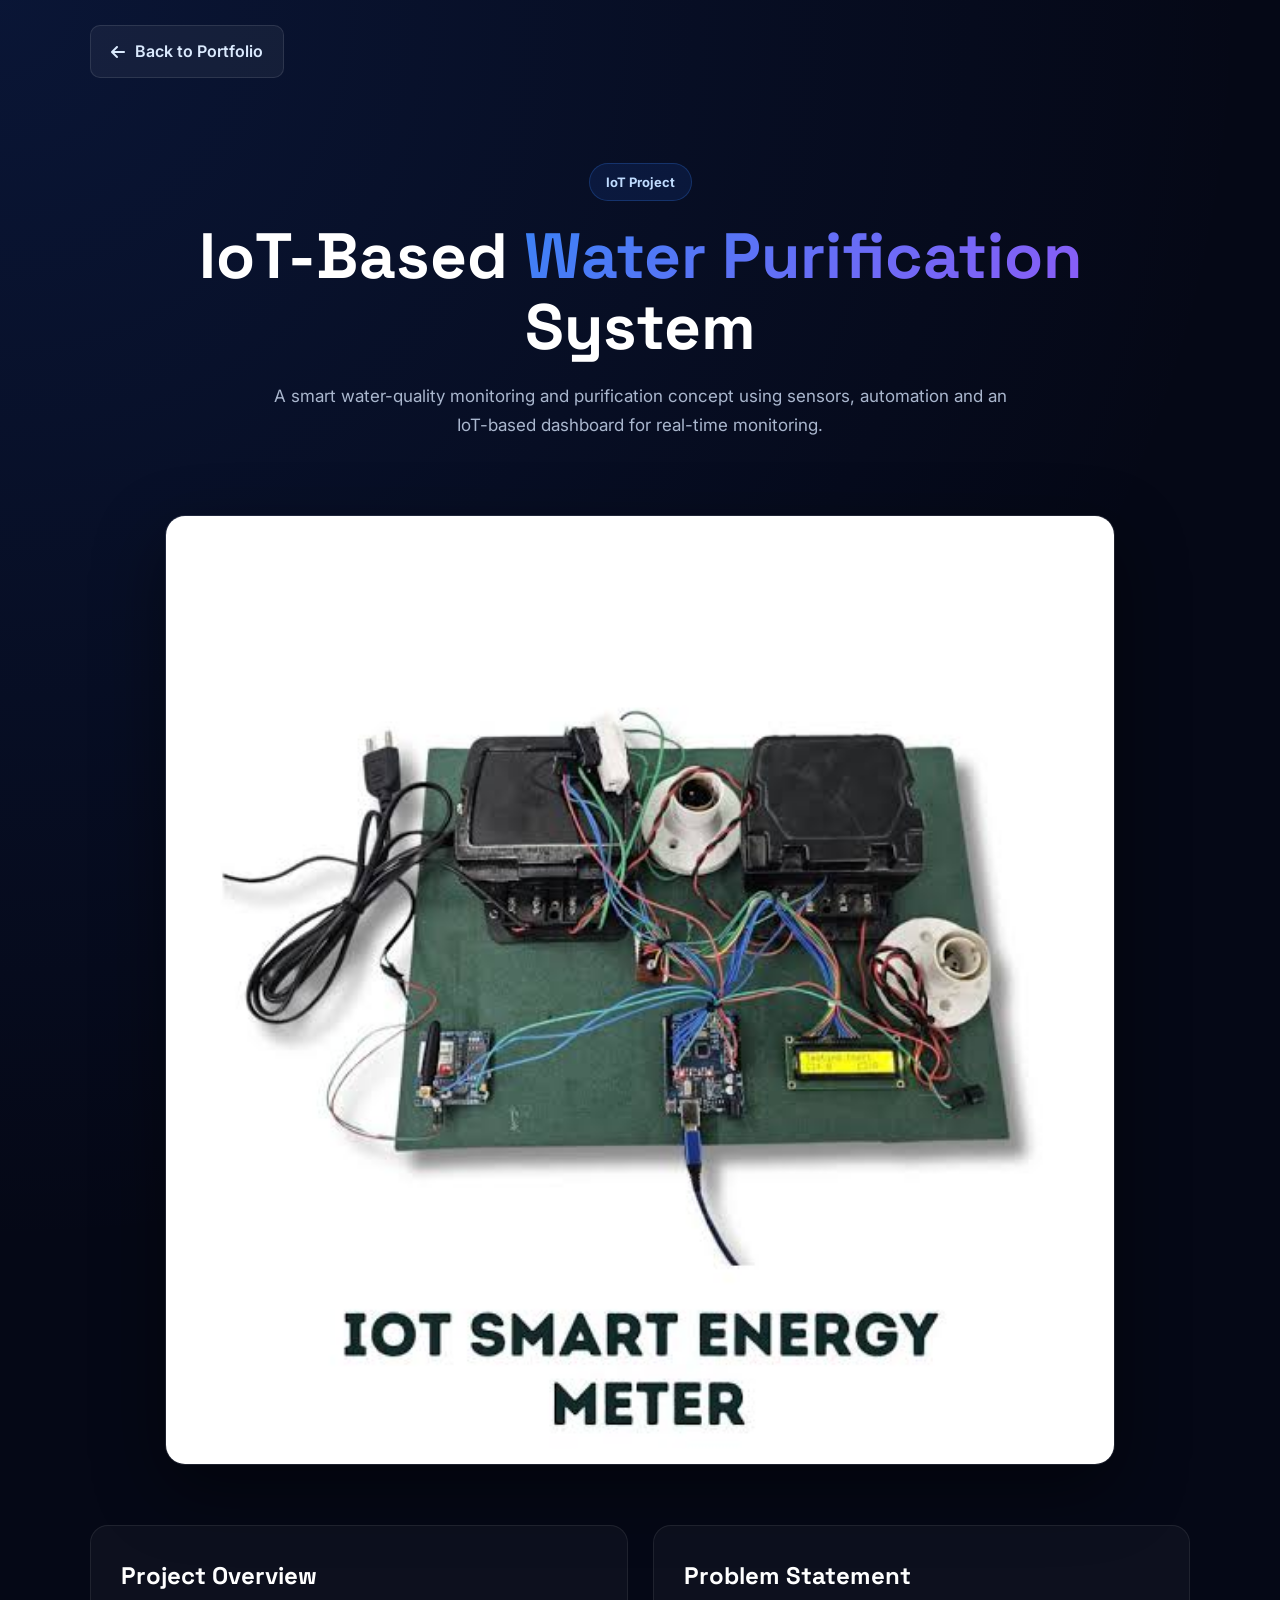
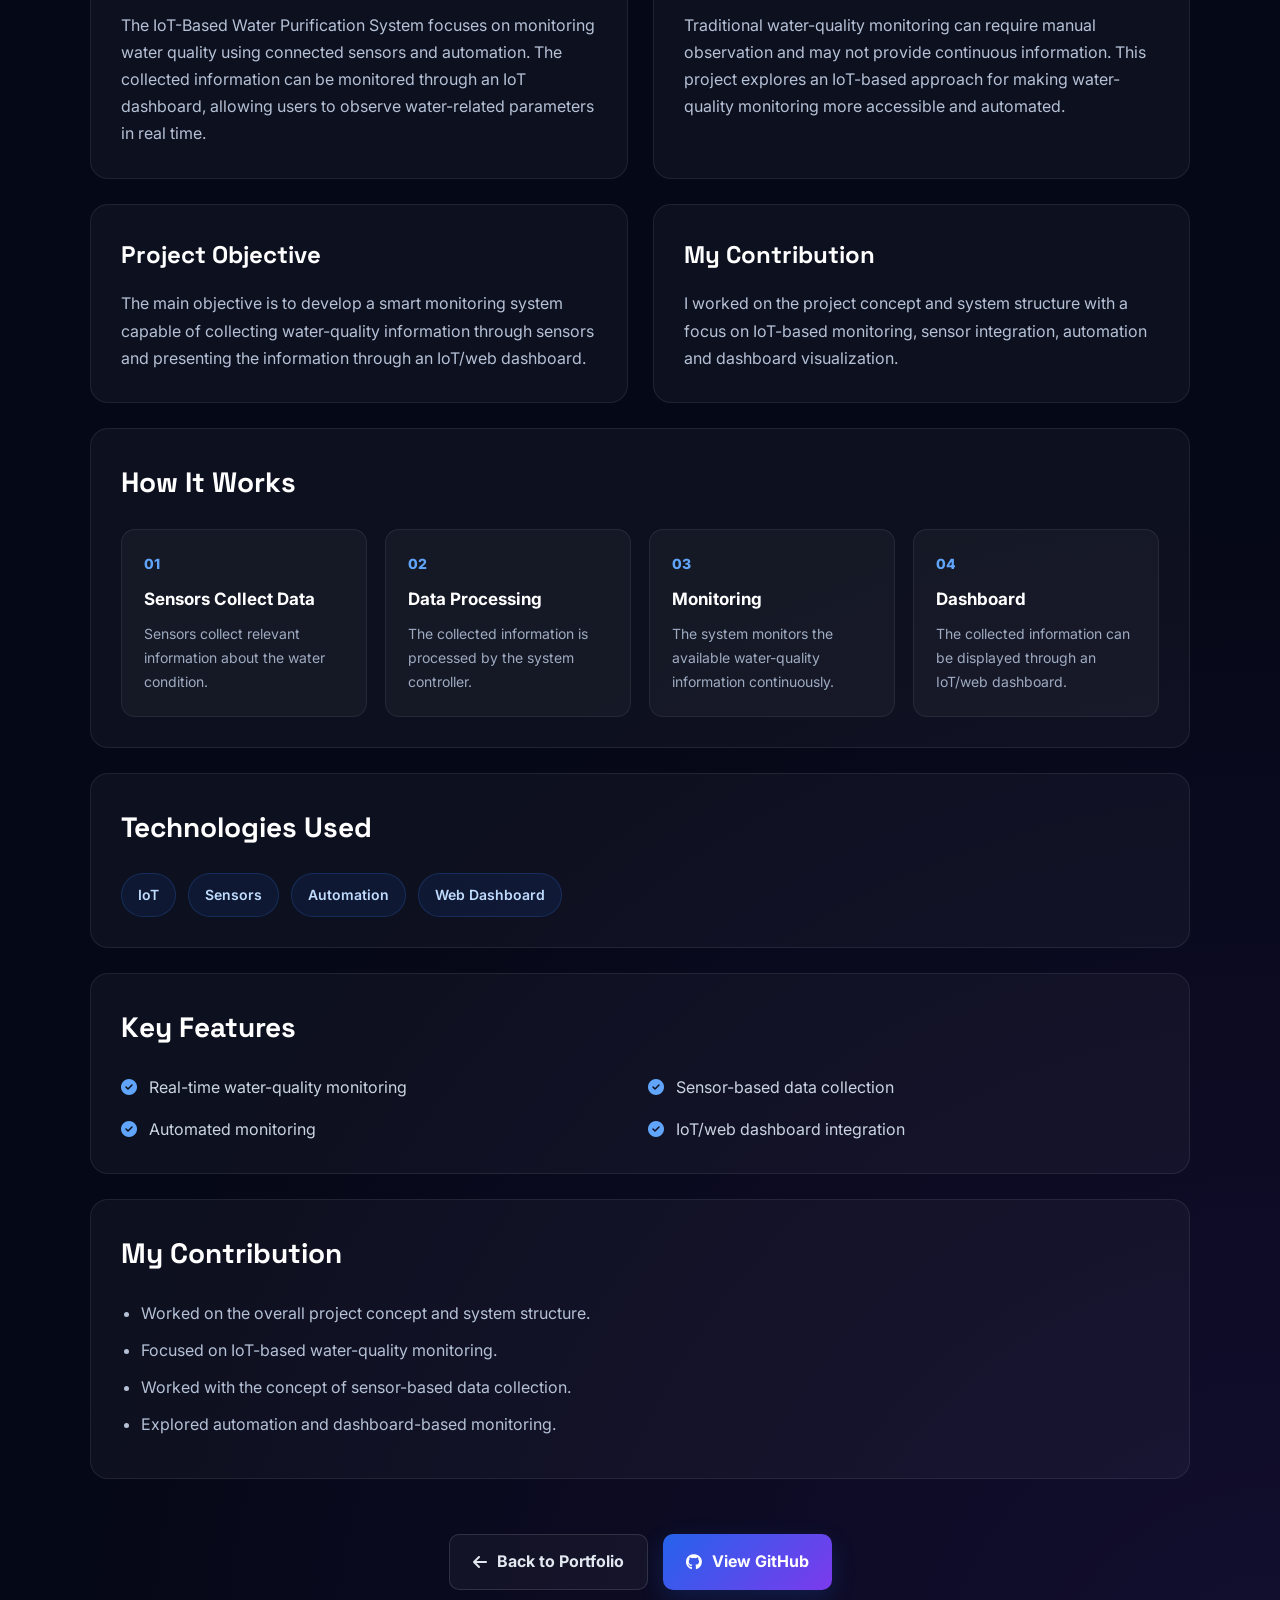
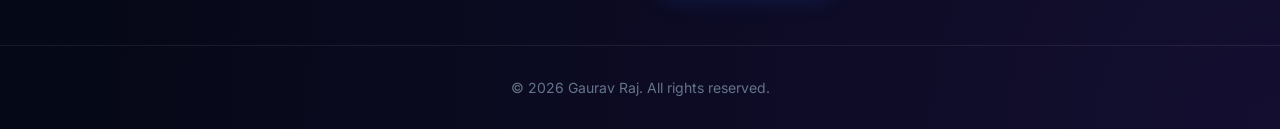
<file: project-water-purification.html>
<!DOCTYPE html>
<html lang="en">

<head>

    <meta charset="UTF-8">

    <meta name="viewport" content="width=device-width, initial-scale=1.0">

    <title>IoT-Based Water Purification System | Gaurav Raj</title>

    <!-- Google Fonts -->
    <link rel="preconnect" href="https://fonts.googleapis.com">

    <link rel="preconnect" href="https://fonts.gstatic.com" crossorigin>

    <link
        href="https://fonts.googleapis.com/css2?family=Inter:wght@400;500;600;700;800&family=Space+Grotesk:wght@500;600;700&display=swap"
        rel="stylesheet">

    <!-- Font Awesome -->
    <link
        rel="stylesheet"
        href="https://cdnjs.cloudflare.com/ajax/libs/font-awesome/6.7.2/css/all.min.css">

    <style>

        /* =========================
           RESET
        ========================= */

        * {
            margin: 0;
            padding: 0;
            box-sizing: border-box;
        }


        html {
            scroll-behavior: smooth;
        }


        body {
            font-family: 'Inter', sans-serif;

            background:
                radial-gradient(
                    circle at top left,
                    rgba(37, 99, 235, 0.15),
                    transparent 35%
                ),
                radial-gradient(
                    circle at bottom right,
                    rgba(124, 58, 237, 0.12),
                    transparent 35%
                ),
                #050816;

            color: #ffffff;

            line-height: 1.7;

            min-height: 100vh;
        }


        a {
            text-decoration: none;
            color: inherit;
        }


        .container {
            width: min(1100px, 90%);

            margin: auto;
        }


        /* =========================
           BACK BUTTON
        ========================= */

        .top-bar {
            padding: 25px 0;
        }


        .back-btn {
            display: inline-flex;

            align-items: center;

            gap: 10px;

            padding: 12px 20px;

            border-radius: 10px;

            background: rgba(255,255,255,0.05);

            border: 1px solid rgba(255,255,255,0.10);

            color: #dbeafe;

            font-weight: 600;

            transition: 0.3s ease;
        }


        .back-btn:hover {
            transform: translateX(-5px);

            border-color: #3b82f6;

            background: rgba(37,99,235,0.12);
        }


        /* =========================
           HERO
        ========================= */

        .project-hero {
            text-align: center;

            padding: 60px 0 45px;
        }


        .project-label {
            display: inline-block;

            padding: 7px 16px;

            border-radius: 50px;

            color: #bfdbfe;

            background: rgba(37,99,235,0.12);

            border: 1px solid rgba(59,130,246,0.25);

            font-size: 13px;

            font-weight: 700;

            margin-bottom: 20px;
        }


        .project-hero h1 {
            font-family: 'Space Grotesk', sans-serif;

            font-size: clamp(36px, 6vw, 64px);

            line-height: 1.1;

            margin-bottom: 20px;
        }


        .gradient-text {
            background:
                linear-gradient(
                    135deg,
                    #3b82f6,
                    #8b5cf6
                );

            -webkit-background-clip: text;

            -webkit-text-fill-color: transparent;
        }


        .project-intro {
            max-width: 760px;

            margin: auto;

            color: #aab7ce;

            font-size: 17px;
        }


        /* =========================
           PROJECT IMAGE
        ========================= */

        .project-image {
            margin: 30px auto 60px;

            max-width: 950px;

            border-radius: 20px;

            overflow: hidden;

            border: 1px solid rgba(255,255,255,0.10);

            box-shadow:
                0 25px 70px rgba(0,0,0,0.45);
        }


        .project-image img {
            display: block;

            width: 100%;

            height: auto;
        }


        /* =========================
           CONTENT
        ========================= */

        .content-grid {
            display: grid;

            grid-template-columns:
                repeat(2, minmax(0, 1fr));

            gap: 25px;
        }


        .info-card {
            padding: 30px;

            border-radius: 18px;

            background: rgba(255,255,255,0.035);

            border: 1px solid rgba(255,255,255,0.08);

            transition: 0.3s ease;
        }


        .info-card:hover {
            transform: translateY(-4px);

            border-color:
                rgba(59,130,246,0.35);
        }


        .info-card h2 {
            font-family: 'Space Grotesk', sans-serif;

            font-size: 24px;

            margin-bottom: 15px;
        }


        .info-card p {
            color: #b5c1d6;
        }


        /* =========================
           FULL WIDTH SECTIONS
        ========================= */

        .full-section {
            margin-top: 25px;

            padding: 30px;

            border-radius: 18px;

            background: rgba(255,255,255,0.035);

            border: 1px solid rgba(255,255,255,0.08);
        }


        .full-section h2 {
            font-family: 'Space Grotesk', sans-serif;

            font-size: 28px;

            margin-bottom: 22px;
        }


        /* =========================
           HOW IT WORKS
        ========================= */

        .steps {
            display: grid;

            grid-template-columns:
                repeat(4, minmax(0, 1fr));

            gap: 18px;
        }


        .step {
            padding: 22px;

            border-radius: 14px;

            background: rgba(255,255,255,0.035);

            border: 1px solid rgba(255,255,255,0.07);
        }


        .step-number {
            color: #60a5fa;

            font-size: 14px;

            font-weight: 800;

            margin-bottom: 10px;
        }


        .step h3 {
            font-size: 17px;

            margin-bottom: 8px;
        }


        .step p {
            color: #9eabc1;

            font-size: 14px;
        }


        /* =========================
           TECHNOLOGIES
        ========================= */

        .tech-list {
            display: flex;

            flex-wrap: wrap;

            gap: 12px;
        }


        .tech {
            padding: 9px 16px;

            border-radius: 50px;

            background: rgba(37,99,235,0.10);

            border: 1px solid rgba(59,130,246,0.20);

            color: #bfdbfe;

            font-size: 14px;

            font-weight: 600;
        }


        /* =========================
           FEATURES
        ========================= */

        .feature-list {
            display: grid;

            grid-template-columns:
                repeat(2, minmax(0, 1fr));

            gap: 15px;
        }


        .feature {
            display: flex;

            align-items: center;

            gap: 12px;

            color: #cbd5e1;
        }


        .feature i {
            color: #60a5fa;
        }


        /* =========================
           CONTRIBUTION
        ========================= */

        .contribution-list {
            padding-left: 20px;

            color: #b5c1d6;
        }


        .contribution-list li {
            margin-bottom: 10px;
        }


        /* =========================
           BUTTONS
        ========================= */

        .project-actions {
            display: flex;

            justify-content: center;

            flex-wrap: wrap;

            gap: 15px;

            margin: 55px 0;
        }


        .btn {
            display: inline-flex;

            align-items: center;

            justify-content: center;

            gap: 10px;

            padding: 13px 23px;

            border-radius: 10px;

            font-weight: 700;

            transition: 0.3s ease;
        }


        .btn-primary {
            background:
                linear-gradient(
                    135deg,
                    #2563eb,
                    #7c3aed
                );

            color: white;

            box-shadow:
                0 8px 25px rgba(37,99,235,0.20);
        }


        .btn-primary:hover {
            transform: translateY(-3px);

            box-shadow:
                0 12px 35px rgba(37,99,235,0.35);
        }


        .btn-secondary {
            background: rgba(255,255,255,0.04);

            border: 1px solid rgba(255,255,255,0.12);

            color: #e2e8f0;
        }


        .btn-secondary:hover {
            transform: translateY(-3px);

            border-color: #3b82f6;
        }


        /* =========================
           FOOTER
        ========================= */

        footer {
            text-align: center;

            padding: 30px 0;

            border-top:
                1px solid rgba(255,255,255,0.08);

            color: #64748b;

            font-size: 14px;
        }


        /* =========================
           RESPONSIVE
        ========================= */

        @media (max-width: 850px) {

            .content-grid {
                grid-template-columns: 1fr;
            }


            .steps {
                grid-template-columns:
                    repeat(2, minmax(0, 1fr));
            }

        }


        @media (max-width: 550px) {

            .project-hero {
                padding-top: 40px;
            }


            .project-intro {
                font-size: 15px;
            }


            .steps {
                grid-template-columns: 1fr;
            }


            .feature-list {
                grid-template-columns: 1fr;
            }


            .full-section,
            .info-card {
                padding: 22px;
            }


            .project-actions {
                flex-direction: column;
            }


            .btn {
                width: 100%;
            }

        }

    </style>

</head>


<body>


    <!-- =========================
         BACK TO PORTFOLIO
    ========================= -->

    <div class="top-bar">

        <div class="container">

            <a href="index.html" class="back-btn">

                <i class="fa-solid fa-arrow-left"></i>

                Back to Portfolio

            </a>

        </div>

    </div>


    <!-- =========================
         PROJECT HERO
    ========================= -->

    <section class="project-hero">

        <div class="container">

            <span class="project-label">
                IoT Project
            </span>


            <h1>

                IoT-Based

                <span class="gradient-text">
                    Water Purification
                </span>

                System

            </h1>


            <p class="project-intro">

                A smart water-quality monitoring and purification
                concept using sensors, automation and an IoT-based
                dashboard for real-time monitoring.

            </p>

        </div>

    </section>


    <!-- =========================
         PROJECT IMAGE
    ========================= -->

    <div class="container">

        <div class="project-image">

            <img
                src="images.jpg"
                alt="IoT-Based Water Purification System">

        </div>

    </div>


    <!-- =========================
         PROJECT DETAILS
    ========================= -->

    <main class="container">


        <!-- Overview + Problem -->

        <div class="content-grid">


            <div class="info-card">

                <h2>
                    Project Overview
                </h2>

                <p>

                    The IoT-Based Water Purification System
                    focuses on monitoring water quality using
                    connected sensors and automation.

                    The collected information can be monitored
                    through an IoT dashboard, allowing users to
                    observe water-related parameters in real time.

                </p>

            </div>


            <div class="info-card">

                <h2>
                    Problem Statement
                </h2>

                <p>

                    Traditional water-quality monitoring can
                    require manual observation and may not provide
                    continuous information.

                    This project explores an IoT-based approach
                    for making water-quality monitoring more
                    accessible and automated.

                </p>

            </div>


            <div class="info-card">

                <h2>
                    Project Objective
                </h2>

                <p>

                    The main objective is to develop a smart
                    monitoring system capable of collecting
                    water-quality information through sensors
                    and presenting the information through an
                    IoT/web dashboard.

                </p>

            </div>


            <div class="info-card">

                <h2>
                    My Contribution
                </h2>

                <p>

                    I worked on the project concept and system
                    structure with a focus on IoT-based monitoring,
                    sensor integration, automation and dashboard
                    visualization.

                </p>

            </div>


        </div>


        <!-- =========================
             HOW IT WORKS
        ========================= -->

        <section class="full-section">

            <h2>
                How It Works
            </h2>


            <div class="steps">


                <div class="step">

                    <div class="step-number">
                        01
                    </div>

                    <h3>
                        Sensors Collect Data
                    </h3>

                    <p>

                        Sensors collect relevant information
                        about the water condition.

                    </p>

                </div>


                <div class="step">

                    <div class="step-number">
                        02
                    </div>

                    <h3>
                        Data Processing
                    </h3>

                    <p>

                        The collected information is processed
                        by the system controller.

                    </p>

                </div>


                <div class="step">

                    <div class="step-number">
                        03
                    </div>

                    <h3>
                        Monitoring
                    </h3>

                    <p>

                        The system monitors the available
                        water-quality information continuously.

                    </p>

                </div>


                <div class="step">

                    <div class="step-number">
                        04
                    </div>

                    <h3>
                        Dashboard
                    </h3>

                    <p>

                        The collected information can be
                        displayed through an IoT/web dashboard.

                    </p>

                </div>


            </div>

        </section>


        <!-- =========================
             TECHNOLOGIES
        ========================= -->

        <section class="full-section">

            <h2>
                Technologies Used
            </h2>


            <div class="tech-list">

                <span class="tech">
                    IoT
                </span>

                <span class="tech">
                    Sensors
                </span>

                <span class="tech">
                    Automation
                </span>

                <span class="tech">
                    Web Dashboard
                </span>

            </div>

        </section>


        <!-- =========================
             FEATURES
        ========================= -->

        <section class="full-section">

            <h2>
                Key Features
            </h2>


            <div class="feature-list">


                <div class="feature">

                    <i class="fa-solid fa-circle-check"></i>

                    Real-time water-quality monitoring

                </div>


                <div class="feature">

                    <i class="fa-solid fa-circle-check"></i>

                    Sensor-based data collection

                </div>


                <div class="feature">

                    <i class="fa-solid fa-circle-check"></i>

                    Automated monitoring

                </div>


                <div class="feature">

                    <i class="fa-solid fa-circle-check"></i>

                    IoT/web dashboard integration

                </div>


            </div>

        </section>


        <!-- =========================
             MY CONTRIBUTION
        ========================= -->

        <section class="full-section">

            <h2>
                My Contribution
            </h2>


            <ul class="contribution-list">

                <li>
                    Worked on the overall project concept
                    and system structure.
                </li>

                <li>
                    Focused on IoT-based water-quality
                    monitoring.
                </li>

                <li>
                    Worked with the concept of sensor-based
                    data collection.
                </li>

                <li>
                    Explored automation and dashboard-based
                    monitoring.
                </li>

            </ul>

        </section>


        <!-- =========================
             ACTION BUTTONS
        ========================= -->

        <div class="project-actions">


            <a
                href="index.html"
                class="btn btn-secondary">

                <i class="fa-solid fa-arrow-left"></i>

                Back to Portfolio

            </a>


            <a
                href="https://github.com/gauravraj9104-debug"
                target="_blank"
                rel="noopener noreferrer"
                class="btn btn-primary">

                <i class="fa-brands fa-github"></i>

                View GitHub

            </a>


        </div>


    </main>


    <!-- =========================
         FOOTER
    ========================= -->

    <footer>

        <div class="container">

            © 2026 Gaurav Raj. All rights reserved.

        </div>

    </footer>


</body>

</html>
</file>
<file: style.css>
/* =========================================================
   GAURAV RAJ PORTFOLIO
   Premium Dark Developer Portfolio
========================================================= */


/* =========================================================
   1. ROOT VARIABLES
========================================================= */

:root {

    --bg-primary: #030712;
    --bg-secondary: #07111f;
    --bg-card: rgba(10, 20, 38, 0.72);

    --blue: #1683ff;
    --blue-light: #38bdf8;
    --purple: #8b5cf6;
    --purple-light: #a855f7;

    --white: #ffffff;
    --text-primary: #f8fafc;
    --text-secondary: #a8b3c7;
    --text-muted: #64748b;

    --border: rgba(96, 165, 250, 0.18);
    --border-hover: rgba(59, 130, 246, 0.65);

    --gradient: linear-gradient(
        135deg,
        #1683ff 0%,
        #7c3aed 100%
    );

    --gradient-text: linear-gradient(
        90deg,
        #38bdf8,
        #3b82f6,
        #a855f7
    );

    --shadow:
        0 20px 60px rgba(0, 0, 0, 0.35);

    --glow-blue:
        0 0 40px rgba(22, 131, 255, 0.25);

    --radius-sm: 10px;
    --radius-md: 16px;
    --radius-lg: 24px;
    --radius-xl: 32px;

    --container: 1180px;

    --transition:
        0.3s ease;

}


/* =========================================================
   2. RESET
========================================================= */

* {
    margin: 0;
    padding: 0;
    box-sizing: border-box;
}

html {
    scroll-behavior: smooth;
}

body {

    font-family: "Inter", sans-serif;

    background:
        radial-gradient(
            circle at 15% 20%,
            rgba(37, 99, 235, 0.08),
            transparent 30%
        ),
        radial-gradient(
            circle at 85% 25%,
            rgba(139, 92, 246, 0.08),
            transparent 30%
        ),
        var(--bg-primary);

    color: var(--text-primary);

    line-height: 1.6;

    overflow-x: hidden;

}


/* Selection */

::selection {
    background: rgba(59, 130, 246, 0.35);
    color: white;
}


/* Links */

a {
    text-decoration: none;
    color: inherit;
}


/* Images */

img {
    max-width: 100%;
    display: block;
}


/* Buttons */

button,
input,
textarea {
    font: inherit;
}

button {
    cursor: pointer;
}


/* =========================================================
   3. COMMON UTILITIES
========================================================= */

.container {

    width: min(
        calc(100% - 40px),
        var(--container)
    );

    margin-inline: auto;

}


.section {

    padding: 110px 0;

    position: relative;

}


.section-heading {

    max-width: 750px;

    margin-bottom: 55px;

}


.section-tag {

    display: inline-flex;

    align-items: center;

    gap: 9px;

    padding: 7px 14px;

    border: 1px solid rgba(59, 130, 246, 0.3);

    border-radius: 100px;

    color: var(--blue-light);

    background: rgba(15, 23, 42, 0.65);

    font-size: 13px;

    font-weight: 600;

    margin-bottom: 18px;

}


.section-heading h2 {

    font-family: "Space Grotesk", sans-serif;

    font-size: clamp(
        2rem,
        4vw,
        3.2rem
    );

    line-height: 1.1;

    letter-spacing: -1px;

    margin-bottom: 18px;

}


.section-heading p {

    color: var(--text-secondary);

    font-size: 16px;

    max-width: 620px;

}


.gradient-text {

    background: var(--gradient-text);

    -webkit-background-clip: text;
    background-clip: text;

    color: transparent;

}


/* =========================================================
   4. BACKGROUND GRID
========================================================= */

.background-grid {

    position: fixed;

    inset: 0;

    pointer-events: none;

    z-index: -3;

    opacity: 0.35;

    background-image:

        linear-gradient(
            rgba(59, 130, 246, 0.045) 1px,
            transparent 1px
        ),

        linear-gradient(
            90deg,
            rgba(59, 130, 246, 0.045) 1px,
            transparent 1px
        );

    background-size: 55px 55px;

    mask-image:
        linear-gradient(
            to bottom,
            black,
            transparent 80%
        );

}


/* =========================================================
   5. PARTICLES
========================================================= */

.particles {

    position: fixed;

    inset: 0;

    pointer-events: none;

    z-index: -2;

    background-image:

        radial-gradient(
            circle,
            rgba(59, 130, 246, 0.55) 1px,
            transparent 1px
        );

    background-size: 130px 130px;

    opacity: 0.18;

    animation: particleMove 20s linear infinite;

}


@keyframes particleMove {

    from {
        transform: translateY(0);
    }

    to {
        transform: translateY(-130px);
    }

}


/* =========================================================
   6. NAVBAR
========================================================= */

.navbar {

    position: fixed;

    top: 0;

    left: 0;

    width: 100%;

    z-index: 1000;

    border-bottom: 1px solid transparent;

    transition:
        background var(--transition),
        border-color var(--transition),
        box-shadow var(--transition);

}


.navbar.scrolled {

    background:
        rgba(3, 7, 18, 0.82);

    backdrop-filter: blur(18px);

    -webkit-backdrop-filter: blur(18px);

    border-color: var(--border);

    box-shadow:
        0 10px 40px rgba(0, 0, 0, 0.25);

}


.nav-container {

    height: 76px;

    display: flex;

    align-items: center;

    justify-content: space-between;

    gap: 30px;

}


/* Logo */

.logo {

    display: flex;

    align-items: center;

    gap: 11px;

    font-family: "Space Grotesk", sans-serif;

    font-size: 19px;

    font-weight: 700;

    white-space: nowrap;

}


.logo strong {

    color: var(--blue-light);

}


.logo-box {

    width: 38px;

    height: 38px;

    display: grid;

    place-items: center;

    border-radius: 11px;

    font-size: 14px;

    color: white;

    border: 1px solid rgba(139, 92, 246, 0.75);

    background:
        linear-gradient(
            135deg,
            rgba(37, 99, 235, 0.25),
            rgba(139, 92, 246, 0.3)
        );

    box-shadow:
        0 0 20px rgba(59, 130, 246, 0.2);

}


/* Navigation */

.nav-menu {

    display: flex;

    align-items: center;

    gap: 30px;

}


.nav-link {

    position: relative;

    padding: 27px 0;

    color: var(--text-secondary);

    font-size: 13px;

    font-weight: 600;

    transition: color var(--transition);

}


.nav-link:hover,
.nav-link.active {

    color: white;

}


.nav-link::after {

    content: "";

    position: absolute;

    left: 0;

    bottom: 17px;

    width: 0;

    height: 2px;

    border-radius: 10px;

    background: var(--gradient);

    transition: width var(--transition);

}


.nav-link:hover::after,
.nav-link.active::after {

    width: 100%;

}


/* Navbar contact */

.nav-contact-btn {

    padding: 10px 20px;

    border-radius: 100px;

    color: white;

    font-size: 13px;

    font-weight: 600;

    background: var(--gradient);

    box-shadow:
        0 8px 25px rgba(59, 130, 246, 0.22);

    transition:
        transform var(--transition),
        box-shadow var(--transition);

}


.nav-contact-btn:hover {

    transform: translateY(-2px);

    box-shadow:
        0 12px 35px rgba(59, 130, 246, 0.35);

}


/* Mobile menu */

.menu-toggle {

    display: none;

    width: 42px;

    height: 42px;

    border-radius: 10px;

    border: 1px solid var(--border);

    background: rgba(15, 23, 42, 0.7);

    color: white;

}


/* =========================================================
   7. HERO
========================================================= */

.hero {

    min-height: 100vh;

    display: flex;

    align-items: center;

    padding-top: 140px;

    padding-bottom: 80px;

    overflow: hidden;

}


.hero::before {

    content: "";

    position: absolute;

    width: 600px;

    height: 600px;

    border-radius: 50%;

    background:
        radial-gradient(
            circle,
            rgba(37, 99, 235, 0.13),
            transparent 68%
        );

    top: 10%;

    left: 35%;

    pointer-events: none;

}


.hero-container {

    display: grid;

    grid-template-columns:
        1fr 0.9fr;

    align-items: center;

    gap: 70px;

}


/* Hero content */

.hero-content {

    position: relative;

    z-index: 2;

}


.hero-badge {

    display: inline-flex;

    align-items: center;

    gap: 10px;

    padding: 8px 14px;

    border-radius: 100px;

    border: 1px solid rgba(59, 130, 246, 0.45);

    background:
        rgba(15, 23, 42, 0.7);

    color: var(--blue-light);

    font-size: 12px;

    font-weight: 600;

    margin-bottom: 25px;

}


.badge-icon {

    font-family: monospace;

    color: #60a5fa;

}


.hero h1 {

    font-family: "Space Grotesk", sans-serif;

    font-size: clamp(
        3.5rem,
        7vw,
        6rem
    );

    line-height: 0.98;

    letter-spacing: -3px;

    margin-bottom: 20px;

}


.hero h2 {

    font-size: clamp(
        1.25rem,
        2vw,
        1.65rem
    );

    color: var(--blue-light);

    margin-bottom: 20px;

    font-weight: 600;

}


.hero-description {

    max-width: 570px;

    color: var(--text-secondary);

    font-size: 17px;

    line-height: 1.8;

    margin-bottom: 30px;

}


/* =========================================================
   8. BUTTONS
========================================================= */

.hero-buttons,
.contact-buttons {

    display: flex;

    flex-wrap: wrap;

    gap: 13px;

}


.btn {

    display: inline-flex;

    align-items: center;

    justify-content: center;

    gap: 10px;

    min-height: 48px;

    padding: 0 20px;

    border-radius: 11px;

    font-size: 13px;

    font-weight: 700;

    transition:
        transform var(--transition),
        box-shadow var(--transition),
        border-color var(--transition);

}


.btn:hover {

    transform: translateY(-3px);

}


.btn-primary {

    color: white;

    border: 1px solid rgba(96, 165, 250, 0.25);

    background: var(--gradient);

    box-shadow:
        0 12px 30px rgba(37, 99, 235, 0.22);

}


.btn-primary:hover {

    box-shadow:
        0 18px 40px rgba(37, 99, 235, 0.35);

}


.btn-secondary {

    color: white;

    background:
        rgba(15, 23, 42, 0.65);

    border: 1px solid rgba(96, 165, 250, 0.3);

}


.btn-secondary:hover {

    border-color:
        rgba(139, 92, 246, 0.7);

    box-shadow:
        0 12px 30px rgba(139, 92, 246, 0.12);

}


/* =========================================================
   9. SOCIAL LINKS
========================================================= */

.social-links {

    display: flex;

    align-items: center;

    gap: 12px;

    margin-top: 25px;

}


.social-btn {

    width: 42px;

    height: 42px;

    display: grid;

    place-items: center;

    border-radius: 50%;

    border: 1px solid var(--border);

    background:
        rgba(15, 23, 42, 0.6);

    color: var(--text-secondary);

    transition:
        transform var(--transition),
        color var(--transition),
        border-color var(--transition),
        box-shadow var(--transition);

}


.social-btn:hover {

    transform: translateY(-4px);

    color: white;

    border-color: var(--blue);

    box-shadow:
        0 0 20px rgba(59, 130, 246, 0.3);

}


/* =========================================================
   10. PROFILE IMAGE
========================================================= */

.hero-profile {

    position: relative;

    min-height: 550px;

    display: grid;

    place-items: center;

}


.profile-glow {

    position: absolute;

    width: 410px;

    height: 410px;

    border-radius: 50%;

    background:
        radial-gradient(
            circle,
            rgba(37, 99, 235, 0.24),
            rgba(139, 92, 246, 0.1),
            transparent 70%
        );

    filter: blur(15px);

    animation: glowPulse 4s ease-in-out infinite;

}


@keyframes glowPulse {

    0%,
    100% {
        transform: scale(0.95);
        opacity: 0.75;
    }

    50% {
        transform: scale(1.08);
        opacity: 1;
    }

}


.profile-ring {

    width: 390px;

    height: 390px;

    padding: 7px;

    border-radius: 50%;

    background:
        conic-gradient(
            from 0deg,
            #1683ff,
            #8b5cf6,
            #38bdf8,
            #1683ff
        );

    position: relative;

    z-index: 2;

    animation: ringRotate 8s linear infinite;

}


@keyframes ringRotate {

    to {
        filter:
            hue-rotate(360deg);
    }

}


.profile-image-wrapper {

    width: 100%;

    height: 100%;

    border-radius: 50%;

    padding: 5px;

    background: #030712;

}


.profile-image {

    width: 100%;

    height: 100%;

    object-fit: cover;

    object-position: center;

    border-radius: 50%;

}


/* Floating icons */

.floating-tech {

    position: absolute;

    z-index: 4;

    width: 58px;

    height: 58px;

    display: grid;

    place-items: center;

    border-radius: 16px;

    background:
        rgba(8, 18, 35, 0.85);

    backdrop-filter: blur(12px);

    border: 1px solid var(--border);

    color: var(--blue-light);

    font-size: 22px;

    box-shadow:
        0 15px 35px rgba(0, 0, 0, 0.3);

}


.tech-one {

    top: 90px;

    left: 25px;

    animation: floatOne 4s ease-in-out infinite;

}


.tech-two {

    top: 150px;

    right: 10px;

    color: #facc15;

    animation: floatTwo 5s ease-in-out infinite;

}


.tech-three {

    bottom: 75px;

    left: 70px;

    color: #a855f7;

    animation: floatThree 4.5s ease-in-out infinite;

}


@keyframes floatOne {

    0%,
    100% {
        transform: translateY(0);
    }

    50% {
        transform: translateY(-15px);
    }

}


@keyframes floatTwo {

    0%,
    100% {
        transform: translateY(0);
    }

    50% {
        transform: translateY(18px);
    }

}


@keyframes floatThree {

    0%,
    100% {
        transform: translateY(0);
    }

    50% {
        transform: translateY(-12px);
    }

}


/* =========================================================
   11. SCROLL INDICATOR
========================================================= */

.scroll-indicator {

    position: absolute;

    bottom: 25px;

    left: 50%;

    transform: translateX(-50%);

    display: flex;

    flex-direction: column;

    align-items: center;

    gap: 7px;

    color: var(--text-muted);

    font-size: 11px;

}


.scroll-indicator i {

    color: var(--blue);

    animation:
        scrollBounce 1.5s ease-in-out infinite;

}


@keyframes scrollBounce {

    0%,
    100% {
        transform: translateY(0);
    }

    50% {
        transform: translateY(5px);
    }

}


/* =========================================================
   12. ABOUT
========================================================= */

.about-section {

    background:
        linear-gradient(
            180deg,
            transparent,
            rgba(15, 23, 42, 0.18),
            transparent
        );

}


.about-grid {

    display: grid;

    grid-template-columns:
        0.9fr 1.1fr;

    gap: 55px;

    align-items: start;

}


.about-content {

    padding: 30px;

    border: 1px solid var(--border);

    border-radius: var(--radius-lg);

    background:
        linear-gradient(
            145deg,
            rgba(15, 23, 42, 0.7),
            rgba(8, 18, 35, 0.55)
        );

    box-shadow: var(--shadow);

}


.about-content p {

    color: var(--text-secondary);

    margin-bottom: 20px;

    line-height: 1.85;

}


.about-content p:last-child {

    margin-bottom: 0;

}


.about-cards {

    display: grid;

    grid-template-columns:
        repeat(2, 1fr);

    gap: 15px;

}


.about-card {

    min-height: 140px;

    padding: 22px;

    border-radius: var(--radius-md);

    border: 1px solid var(--border);

    background:
        rgba(10, 20, 38, 0.58);

    transition:
        transform var(--transition),
        border-color var(--transition),
        box-shadow var(--transition);

}


.about-card:last-child {

    grid-column: span 2;

}


.about-card:hover {

    transform: translateY(-5px);

    border-color: var(--border-hover);

    box-shadow: var(--glow-blue);

}


.about-card-icon {

    width: 42px;

    height: 42px;

    display: grid;

    place-items: center;

    border-radius: 11px;

    background:
        rgba(37, 99, 235, 0.12);

    color: var(--blue-light);

    margin-bottom: 15px;

}


.about-card h3 {

    font-size: 14px;

    line-height: 1.4;

}


/* =========================================================
   13. EDUCATION TIMELINE
========================================================= */

.timeline {

    position: relative;

    max-width: 850px;

    margin: auto;

}


.timeline::before {

    content: "";

    position: absolute;

    top: 0;

    bottom: 0;

    left: 25px;

    width: 1px;

    background:
        linear-gradient(
            to bottom,
            var(--blue),
            var(--purple),
            transparent
        );

}


.timeline-item {

    position: relative;

    display: grid;

    grid-template-columns: 52px 1fr;

    gap: 25px;

    margin-bottom: 30px;

}


.timeline-icon {

    width: 50px;

    height: 50px;

    display: grid;

    place-items: center;

    border-radius: 50%;

    background:
        linear-gradient(
            135deg,
            #1683ff,
            #7c3aed
        );

    color: white;

    border: 4px solid var(--bg-primary);

    z-index: 2;

    box-shadow:
        0 0 25px rgba(59, 130, 246, 0.35);

}


.timeline-card {

    padding: 28px;

    border: 1px solid var(--border);

    border-radius: var(--radius-lg);

    background:
        rgba(10, 20, 38, 0.6);

    transition:
        transform var(--transition),
        border-color var(--transition);

}


.timeline-card:hover {

    transform: translateX(6px);

    border-color: var(--border-hover);

}


.timeline-label {

    display: inline-block;

    color: var(--blue-light);

    font-size: 11px;

    font-weight: 700;

    text-transform: uppercase;

    letter-spacing: 1px;

    margin-bottom: 8px;

}


.timeline-card h3 {

    font-family: "Space Grotesk", sans-serif;

    font-size: 21px;

    margin-bottom: 5px;

}


.timeline-card h4 {

    color: var(--text-secondary);

    font-size: 14px;

    font-weight: 500;

    margin-bottom: 17px;

}


.education-meta {

    display: flex;

    flex-wrap: wrap;

    gap: 9px;

}


.education-meta span {

    display: inline-flex;

    align-items: center;

    gap: 7px;

    padding: 7px 11px;

    border-radius: 8px;

    color: var(--text-secondary);

    background:
        rgba(37, 99, 235, 0.08);

    border: 1px solid rgba(59, 130, 246, 0.15);

    font-size: 11px;

}


/* =========================================================
   14. SKILLS
========================================================= */

.skills-grid {

    display: grid;

    grid-template-columns:
        repeat(2, 1fr);

    gap: 18px;

}


.skill-category {

    padding: 28px;

    border: 1px solid var(--border);

    border-radius: var(--radius-lg);

    background:
        rgba(10, 20, 38, 0.62);

    transition:
        transform var(--transition),
        border-color var(--transition);

}


.skill-category:hover {

    transform: translateY(-5px);

    border-color: var(--border-hover);

}


.skill-category-header {

    display: flex;

    align-items: center;

    gap: 13px;

    margin-bottom: 22px;

}


.skill-category-icon {

    width: 43px;

    height: 43px;

    display: grid;

    place-items: center;

    border-radius: 11px;

    color: var(--blue-light);

    background:
        rgba(37, 99, 235, 0.12);

}


.skill-category h3 {

    font-size: 16px;

}


.skill-list {

    display: flex;

    flex-wrap: wrap;

    gap: 9px;

}


.skill-badge {

    padding: 8px 12px;

    border-radius: 9px;

    border: 1px solid rgba(96, 165, 250, 0.2);

    background:
        rgba(15, 23, 42, 0.7);

    color: var(--text-secondary);

    font-size: 12px;

    transition:
        transform var(--transition),
        color var(--transition),
        border-color var(--transition),
        background var(--transition);

}


.skill-badge:hover {

    transform: translateY(-3px);

    color: white;

    border-color: var(--blue);

    background:
        rgba(37, 99, 235, 0.12);

}


/* =========================================================
   15. SERVICES
========================================================= */

.services-grid {

    display: grid;

    grid-template-columns:
        repeat(3, 1fr);

    gap: 20px;

}


.service-card {

    position: relative;

    padding: 32px;

    min-height: 350px;

    overflow: hidden;

    border: 1px solid var(--border);

    border-radius: var(--radius-lg);

    background:
        linear-gradient(
            145deg,
            rgba(10, 20, 38, 0.75),
            rgba(5, 13, 27, 0.72)
        );

    transition:
        transform var(--transition),
        border-color var(--transition),
        box-shadow var(--transition);

}


.service-card::before {

    content: "";

    position: absolute;

    top: -80px;

    right: -80px;

    width: 180px;

    height: 180px;

    border-radius: 50%;

    background:
        radial-gradient(
            circle,
            rgba(59, 130, 246, 0.2),
            transparent 70%
        );

}


.service-card:hover {

    transform: translateY(-7px);

    border-color: var(--border-hover);

    box-shadow: var(--glow-blue);

}


.service-icon {

    width: 58px;

    height: 58px;

    display: grid;

    place-items: center;

    border-radius: 16px;

    color: white;

    font-size: 23px;

    background: var(--gradient);

    margin-bottom: 22px;

    box-shadow:
        0 10px 30px rgba(59, 130, 246, 0.25);

}


.service-card h3 {

    font-family: "Space Grotesk", sans-serif;

    font-size: 21px;

    margin-bottom: 13px;

}


.service-card p {

    color: var(--text-secondary);

    font-size: 14px;

    margin-bottom: 20px;

}


.service-card ul {

    list-style: none;

    display: grid;

    gap: 9px;

}


.service-card li {

    display: flex;

    gap: 9px;

    color: var(--text-secondary);

    font-size: 12px;

}


.service-card li i {

    color: var(--blue-light);

    margin-top: 4px;

}


/* =========================================================
   16. FEATURED PROJECT
========================================================= */

.featured-project {

    display: grid;

    grid-template-columns:
        0.95fr 1.05fr;

    border-radius: var(--radius-xl);

    overflow: hidden;

    border: 1px solid var(--border);

    background:
        rgba(8, 18, 35, 0.72);

    box-shadow: var(--shadow);

}


.project-image {

    position: relative;

    min-height: 500px;

    overflow: hidden;

}


.project-image img {

    width: 100%;

    height: 100%;

    object-fit: cover;

    transition:
        transform 0.6s ease;

}


.featured-project:hover .project-image img {

    transform: scale(1.04);

}


.image-overlay {

    position: absolute;

    inset: 0;

    display: grid;

    place-items: center;

    background:
        linear-gradient(
            135deg,
            rgba(3, 7, 18, 0.05),
            rgba(37, 99, 235, 0.1)
        );

    pointer-events: none;

}


.image-overlay i {

    position: absolute;

    bottom: 25px;

    left: 25px;

    width: 48px;

    height: 48px;

    display: grid;

    place-items: center;

    border-radius: 14px;

    background:
        rgba(3, 7, 18, 0.75);

    backdrop-filter: blur(10px);

    color: var(--blue-light);

    border: 1px solid var(--border);

}


.project-details {

    padding: 45px;

}


.project-type {

    color: var(--blue-light);

    font-size: 11px;

    text-transform: uppercase;

    font-weight: 700;

    letter-spacing: 1px;

}


.project-details h3 {

    font-family: "Space Grotesk", sans-serif;

    font-size: clamp(
        1.7rem,
        3vw,
        2.5rem
    );

    line-height: 1.15;

    margin: 12px 0 18px;

}


.project-details > p {

    color: var(--text-secondary);

    font-size: 14px;

    line-height: 1.8;

    margin-bottom: 14px;

}


.project-features {

    display: grid;

    grid-template-columns:
        repeat(2, 1fr);

    gap: 9px 15px;

    margin: 25px 0;

}


.project-features span {

    display: flex;

    gap: 8px;

    color: var(--text-secondary);

    font-size: 11px;

}


.project-features i {

    color: var(--blue-light);

    margin-top: 4px;

}


.project-buttons {

    display: flex;

    flex-wrap: wrap;

    gap: 12px;

}


/* =========================================================
   17. PROJECT GALLERY
========================================================= */

.projects-grid {

    display: grid;

    grid-template-columns:
        repeat(2, 1fr);

    gap: 20px;

}


.project-card {

    overflow: hidden;

    border-radius: var(--radius-lg);

    border: 1px solid var(--border);

    background:
        rgba(10, 20, 38, 0.65);

    transition:
        transform var(--transition),
        border-color var(--transition),
        box-shadow var(--transition);

}


.project-card:hover {

    transform: translateY(-7px);

    border-color: var(--border-hover);

    box-shadow: var(--glow-blue);

}


.project-card-image {

    height: 260px;

    overflow: hidden;

}


.project-card-image img {

    width: 100%;

    height: 100%;

    object-fit: cover;

    transition:
        transform 0.5s ease;

}


.project-card:hover .project-card-image img {

    transform: scale(1.05);

}


.project-card-content {

    padding: 25px;

}


.project-card-content h3 {

    font-family: "Space Grotesk", sans-serif;

    font-size: 19px;

    margin: 8px 0 10px;

}


.project-card-content p {

    color: var(--text-secondary);

    font-size: 13px;

    margin-bottom: 17px;

}


.tech-tags {

    display: flex;

    flex-wrap: wrap;

    gap: 7px;

    margin-bottom: 20px;

}


.tech-tags span {

    padding: 5px 9px;

    border-radius: 6px;

    background:
        rgba(37, 99, 235, 0.08);

    border: 1px solid rgba(59, 130, 246, 0.15);

    color: var(--blue-light);

    font-size: 10px;

}


.project-card-buttons {

    display: flex;

    gap: 9px;

}


.small-btn {

    display: inline-flex;

    align-items: center;

    justify-content: center;

    gap: 7px;

    padding: 9px 13px;

    border-radius: 8px;

    font-size: 11px;

    font-weight: 700;

    transition: var(--transition);

}


.primary-small {

    color: white;

    border: 1px solid transparent;

    background: var(--gradient);

}


.github-small {

    color: var(--text-secondary);

    border: 1px solid var(--border);

    background:
        rgba(15, 23, 42, 0.6);

}


.small-btn:hover {

    transform: translateY(-2px);

}


.github-small:hover {

    color: white;

    border-color: var(--blue);

}


/* Coming Soon */

.coming-soon {

    min-height: 520px;

    display: flex;

    align-items: center;

    justify-content: center;

    flex-direction: column;

    text-align: center;

    padding: 40px;

    border-style: dashed;

}


.coming-soon-icon {

    width: 65px;

    height: 65px;

    display: grid;

    place-items: center;

    border-radius: 50%;

    border: 1px dashed rgba(96, 165, 250, 0.55);

    color: var(--blue-light);

    margin-bottom: 20px;

    font-size: 22px;

}


.coming-soon h3 {

    font-family: "Space Grotesk", sans-serif;

    font-size: 21px;

    margin-bottom: 10px;

}


.coming-soon p {

    max-width: 350px;

    color: var(--text-secondary);

    font-size: 13px;

}


/* =========================================================
   18. DEVELOPMENT JOURNEY
========================================================= */

.journey-grid {

    max-width: 900px;

    margin: auto;

    display: grid;

    gap: 13px;

}


.journey-card {

    display: grid;

    grid-template-columns: 65px 1fr;

    gap: 20px;

    padding: 23px;

    border-radius: var(--radius-md);

    border: 1px solid var(--border);

    background:
        rgba(10, 20, 38, 0.58);

    transition:
        transform var(--transition),
        border-color var(--transition);

}


.journey-card:hover {

    transform: translateX(7px);

    border-color: var(--border-hover);

}


.journey-number {

    width: 45px;

    height: 45px;

    display: grid;

    place-items: center;

    border-radius: 12px;

    color: var(--blue-light);

    background:
        rgba(37, 99, 235, 0.1);

    border: 1px solid rgba(59, 130, 246, 0.18);

    font-family: "Space Grotesk", sans-serif;

    font-size: 12px;

    font-weight: 700;

}


.journey-card h3 {

    font-size: 15px;

    margin-bottom: 5px;

}


.journey-card p {

    color: var(--text-secondary);

    font-size: 12px;

}


/* =========================================================
   19. CONTACT
========================================================= */

.contact-wrapper {

    display: grid;

    grid-template-columns:
        0.85fr 1.15fr;

    gap: 25px;

    padding: 35px;

    border-radius: var(--radius-xl);

    border: 1px solid var(--border);

    background:
        linear-gradient(
            145deg,
            rgba(10, 20, 38, 0.78),
            rgba(5, 13, 27, 0.7)
        );

    box-shadow: var(--shadow);

}


.contact-info h2 {

    font-family: "Space Grotesk", sans-serif;

    font-size: clamp(
        2rem,
        4vw,
        3rem
    );

    line-height: 1.1;

    margin: 15px 0;

}


.contact-info > p {

    color: var(--text-secondary);

    font-size: 14px;

    line-height: 1.8;

    margin-bottom: 28px;

}


.contact-item {

    display: flex;

    align-items: center;

    gap: 13px;

    margin-bottom: 17px;

}


.contact-icon {

    width: 42px;

    height: 42px;

    flex-shrink: 0;

    display: grid;

    place-items: center;

    border-radius: 10px;

    color: var(--blue-light);

    border: 1px solid var(--border);

    background:
        rgba(37, 99, 235, 0.08);

}


.contact-item div:last-child {

    display: flex;

    flex-direction: column;

}


.contact-item span {

    color: var(--text-muted);

    font-size: 10px;

}


.contact-item strong {

    color: var(--text-primary);

    font-size: 12px;

    font-weight: 500;

}


.contact-buttons {

    margin-top: 25px;

}


/* =========================================================
   20. CONTACT FORM
========================================================= */

.contact-form-wrapper {

    padding: 5px;

}


.contact-form {

    display: grid;

    gap: 17px;

}


.form-row {

    display: grid;

    grid-template-columns:
        repeat(2, 1fr);

    gap: 14px;

}


.form-group {

    display: flex;

    flex-direction: column;

    gap: 7px;

}


.form-group label {

    color: var(--text-secondary);

    font-size: 11px;

    font-weight: 600;

}


.form-group input,
.form-group textarea {

    width: 100%;

    border: 1px solid rgba(96, 165, 250, 0.16);

    border-radius: 9px;

    background:
        rgba(3, 7, 18, 0.55);

    color: white;

    outline: none;

    padding: 12px 13px;

    font-size: 12px;

    transition:
        border-color var(--transition),
        box-shadow var(--transition);

}


.form-group textarea {

    resize: vertical;

    min-height: 140px;

}


.form-group input::placeholder,
.form-group textarea::placeholder {

    color: #475569;

}


.form-group input:focus,
.form-group textarea:focus {

    border-color: var(--blue);

    box-shadow:
        0 0 0 3px rgba(59, 130, 246, 0.08);

}


.form-group.error input,
.form-group.error textarea {

    border-color: #ef4444;

}


.error-message {

    color: #f87171;

    font-size: 10px;

    min-height: 12px;

}


.form-submit {

    border: none;

    width: fit-content;

}


.form-note {

    color: var(--text-muted);

    font-size: 10px;

}


.form-status {

    display: none;

    padding: 11px 13px;

    border-radius: 8px;

    font-size: 11px;

}


.form-status.show {

    display: block;

}


/* =========================================================
   21. FOOTER
========================================================= */

.footer {

    border-top: 1px solid var(--border);

    padding: 30px 0;

    background:
        rgba(2, 6, 16, 0.8);

}


.footer-container {

    display: grid;

    grid-template-columns:
        1fr auto 1fr;

    align-items: center;

    gap: 25px;

}


.footer-brand p {

    color: var(--text-muted);

    font-size: 11px;

    margin-top: 9px;

}


.footer-socials {

    display: flex;

    gap: 9px;

}


.footer-socials a {

    width: 35px;

    height: 35px;

    display: grid;

    place-items: center;

    border-radius: 50%;

    border: 1px solid var(--border);

    color: var(--text-secondary);

    font-size: 13px;

    transition: var(--transition);

}


.footer-socials a:hover {

    color: white;

    border-color: var(--blue);

    transform: translateY(-3px);

}


.footer-copyright {

    text-align: right;

}


.footer-copyright p {

    color: var(--text-muted);

    font-size: 11px;

}


/* =========================================================
   22. BACK TO TOP
========================================================= */

.back-to-top {

    position: fixed;

    right: 25px;

    bottom: 25px;

    width: 45px;

    height: 45px;

    display: grid;

    place-items: center;

    border-radius: 50%;

    border: 1px solid var(--border);

    background:
        rgba(8, 18, 35, 0.9);

    backdrop-filter: blur(10px);

    color: white;

    z-index: 100;

    opacity: 0;

    visibility: hidden;

    transform: translateY(15px);

    transition:
        opacity var(--transition),
        visibility var(--transition),
        transform var(--transition),
        border-color var(--transition);

}


.back-to-top.show {

    opacity: 1;

    visibility: visible;

    transform: translateY(0);

}


.back-to-top:hover {

    border-color: var(--blue);

    box-shadow:
        0 0 25px rgba(59, 130, 246, 0.25);

}


/* =========================================================
   23. SCROLL REVEAL
========================================================= */

.reveal {

    opacity: 0;

    transform: translateY(30px);

    transition:
        opacity 0.7s ease,
        transform 0.7s ease;

}


.reveal.visible {

    opacity: 1;

    transform: translateY(0);

}


/* =========================================================
   24. RESPONSIVE — TABLET
========================================================= */

@media (max-width: 1050px) {


    .nav-menu {

        gap: 20px;

    }


    .nav-contact-btn {

        display: none;

    }


    .hero-container {

        gap: 35px;

    }


    .profile-ring {

        width: 330px;

        height: 330px;

    }


    .profile-glow {

        width: 350px;

        height: 350px;

    }


    .hero-profile {

        min-height: 450px;

    }


    .services-grid {

        grid-template-columns:
            repeat(2, 1fr);

    }


    .service-card:last-child {

        grid-column: span 2;

    }

}


/* =========================================================
   25. RESPONSIVE — MOBILE
========================================================= */

@media (max-width: 768px) {


    .container {

        width:
            min(
                calc(100% - 30px),
                var(--container)
            );

    }


    .section {

        padding: 80px 0;

    }


    /* Navbar */

    .nav-container {

        height: 68px;

    }


    .nav-menu {

        position: absolute;

        top: 68px;

        left: 15px;

        right: 15px;

        display: flex;

        flex-direction: column;

        align-items: stretch;

        gap: 0;

        padding: 12px;

        border-radius: 16px;

        border: 1px solid var(--border);

        background:
            rgba(3, 7, 18, 0.96);

        backdrop-filter: blur(18px);

        opacity: 0;

        visibility: hidden;

        transform: translateY(-10px);

        transition: var(--transition);

    }


    .nav-menu.open {

        opacity: 1;

        visibility: visible;

        transform: translateY(0);

    }


    .nav-link {

        padding: 13px;

        border-radius: 8px;

    }


    .nav-link::after {

        display: none;

    }


    .nav-link:hover,
    .nav-link.active {

        background:
            rgba(37, 99, 235, 0.08);

    }


    .menu-toggle {

        display: grid;

        place-items: center;

    }


    /* Hero */

    .hero {

        padding-top: 110px;

        min-height: auto;

    }


    .hero-container {

        grid-template-columns: 1fr;

        text-align: center;

    }


    .hero-content {

        display: flex;

        flex-direction: column;

        align-items: center;

    }


    .hero h1 {

        font-size:
            clamp(
                3rem,
                14vw,
                4.5rem
            );

        letter-spacing: -2px;

    }


    .hero-description {

        font-size: 15px;

    }


    .hero-profile {

        min-height: 400px;

        order: -1;

    }


    .profile-ring {

        width: min(
            310px,
            78vw
        );

        height: min(
            310px,
            78vw
        );

    }


    .profile-glow {

        width: min(
            330px,
            85vw
        );

        height: min(
            330px,
            85vw
        );

    }


    .floating-tech {

        width: 48px;

        height: 48px;

        font-size: 18px;

    }


    .tech-one {

        left: 8%;

        top: 75px;

    }


    .tech-two {

        right: 5%;

        top: 120px;

    }


    .tech-three {

        left: 12%;

        bottom: 45px;

    }


    .scroll-indicator {

        display: none;

    }


    /* About */

    .about-grid {

        grid-template-columns: 1fr;

        gap: 25px;

    }


    .about-cards {

        grid-template-columns: 1fr;

    }


    .about-card:last-child {

        grid-column: auto;

    }


    /* Education */

    .timeline::before {

        left: 21px;

    }


    .timeline-item {

        grid-template-columns:
            44px 1fr;

        gap: 15px;

    }


    .timeline-icon {

        width: 44px;

        height: 44px;

        font-size: 13px;

    }


    .timeline-card {

        padding: 21px;

    }


    /* Skills */

    .skills-grid {

        grid-template-columns: 1fr;

    }


    /* Services */

    .services-grid {

        grid-template-columns: 1fr;

    }


    .service-card:last-child {

        grid-column: auto;

    }


    /* Featured Project */

    .featured-project {

        grid-template-columns: 1fr;

    }


    .project-image {

        min-height: 300px;

    }


    .project-details {

        padding: 28px;

    }


    .project-features {

        grid-template-columns: 1fr;

    }


    /* Projects */

    .projects-grid {

        grid-template-columns: 1fr;

    }


    .coming-soon {

        min-height: 350px;

    }


    /* Contact */

    .contact-wrapper {

        grid-template-columns: 1fr;

        padding: 25px;

    }


    .form-row {

        grid-template-columns: 1fr;

    }


    /* Footer */

    .footer-container {

        grid-template-columns: 1fr;

        text-align: center;

    }


    .footer-brand {

        display: flex;

        flex-direction: column;

        align-items: center;

    }


    .footer-socials {

        justify-content: center;

    }


    .footer-copyright {

        text-align: center;

    }

}


/* =========================================================
   26. SMALL MOBILE
========================================================= */

@media (max-width: 480px) {


    .section-heading {

        margin-bottom: 38px;

    }


    .hero-buttons {

        width: 100%;

        flex-direction: column;

    }


    .hero-buttons .btn {

        width: 100%;

    }


    .project-buttons {

        flex-direction: column;

    }


    .project-buttons .btn {

        width: 100%;

    }


    .contact-buttons {

        flex-direction: column;

    }


    .contact-buttons .btn {

        width: 100%;

    }


    .journey-card {

        grid-template-columns:
            50px 1fr;

        gap: 12px;

        padding: 18px;

    }


    .journey-number {

        width: 40px;

        height: 40px;

    }


    .contact-wrapper {

        padding: 20px;

    }


    .project-details {

        padding: 22px;

    }


}


/* =========================================================
   27. REDUCED MOTION ACCESSIBILITY
========================================================= */

@media (prefers-reduced-motion: reduce) {

    html {
        scroll-behavior: auto;
    }


    *,
    *::before,
    *::after {

        animation-duration: 0.01ms !important;

        animation-iteration-count: 1 !important;

        transition-duration: 0.01ms !important;

        scroll-behavior: auto !important;

    }

}
/* Form status states */

.form-status.error {
    display: block;
}

.form-status.success {
    display: block;
}
/* CV BUTTON */

.btn-cv {
    display: inline-flex;
    align-items: center;
    justify-content: center;
    gap: 10px;

    background: linear-gradient(135deg, #2563eb, #7c3aed);
    color: #ffffff;

    border: 1px solid rgba(255, 255, 255, 0.15);

    box-shadow: 0 8px 25px rgba(37, 99, 235, 0.25);

    transition: all 0.3s ease;
}

.btn-cv:hover {
    transform: translateY(-3px);

    background: linear-gradient(135deg, #1d4ed8, #6d28d9);

    box-shadow: 0 12px 35px rgba(37, 99, 235, 0.4);
}

.btn-cv i {
    transition: transform 0.3s ease;
}

.btn-cv:hover i {
    transform: scale(1.15);
}
/* =========================================
   CERTIFICATIONS SECTION
========================================= */

.certifications-section {
    position: relative;
}

.certifications-grid {
    display: grid;
    grid-template-columns: repeat(3, 1fr);
    gap: 28px;
    margin-top: 50px;
}


/* =========================================
   CERTIFICATE CARD
========================================= */

.certificate-card {
    position: relative;
    display: flex;
    flex-direction: column;
    overflow: hidden;

    background: rgba(15, 23, 42, 0.72);
    border: 1px solid rgba(96, 165, 250, 0.18);
    border-radius: 20px;

    box-shadow: 0 15px 40px rgba(0, 0, 0, 0.25);

    transition:
        transform 0.35s ease,
        border-color 0.35s ease,
        box-shadow 0.35s ease;
}

.certificate-card:hover {
    transform: translateY(-8px);

    border-color: rgba(96, 165, 250, 0.55);

    box-shadow:
        0 20px 50px rgba(0, 0, 0, 0.35),
        0 0 30px rgba(59, 130, 246, 0.12);
}


/* =========================================
   CERTIFICATE PDF PREVIEW
========================================= */

.certificate-preview {
    position: relative;
    width: 100%;
    height: 280px;

    overflow: hidden;

    background: #ffffff;

    border-bottom: 1px solid rgba(96, 165, 250, 0.18);

    border-radius: 20px 20px 0 0;
}

.certificate-preview iframe {
    width: 100%;
    height: 100%;

    display: block;

    border: none;

    background: #ffffff;
}


/* =========================================
   CERTIFICATE CONTENT
========================================= */

.certificate-content {
    display: flex;
    flex-direction: column;

    padding: 25px;

    flex: 1;
}

.certificate-issuer {
    display: inline-block;

    margin-bottom: 9px;

    color: #60a5fa;

    font-size: 13px;
    font-weight: 700;

    text-transform: uppercase;
    letter-spacing: 0.8px;
}


/* Certificate title */

.certificate-content h3 {
    margin: 0;

    color: #f8fafc;

    font-family: "Space Grotesk", sans-serif;

    font-size: 20px;
    line-height: 1.4;

    min-height: 84px;
}


/* =========================================
   CERTIFICATE DATE
========================================= */

.certificate-date {
    display: flex;
    align-items: center;
    gap: 8px;

    margin-top: 18px;
    margin-bottom: 22px;

    color: #94a3b8;

    font-size: 14px;
}

.certificate-date i {
    color: #60a5fa;
}


/* =========================================
   DOWNLOAD CERTIFICATE BUTTON
========================================= */

.certificate-btn {
    width: 100%;

    display: flex;
    align-items: center;
    justify-content: center;
    gap: 9px;

    margin-top: auto;

    padding: 12px 18px;

    border-radius: 10px;

    background: linear-gradient(
        135deg,
        #2563eb,
        #3b82f6
    );

    border: 1px solid rgba(147, 197, 253, 0.2);

    color: white;

    font-size: 14px;
    font-weight: 700;

    text-decoration: none;

    box-shadow:
        0 8px 20px rgba(37, 99, 235, 0.18);

    transition:
        transform 0.3s ease,
        box-shadow 0.3s ease,
        filter 0.3s ease;
}

.certificate-btn:hover {
    transform: translateY(-2px);

    filter: brightness(1.1);

    box-shadow:
        0 12px 28px rgba(37, 99, 235, 0.32);
}

.certificate-btn i {
    font-size: 12px;
}


/* =========================================
   TABLET
========================================= */

@media (max-width: 1000px) {

    .certifications-grid {
        grid-template-columns: repeat(2, 1fr);
    }

    .certificate-preview {
        height: 260px;
    }

}


/* =========================================
   MOBILE
========================================= */

@media (max-width: 700px) {

    .certifications-grid {
        grid-template-columns: 1fr;
        gap: 22px;
        margin-top: 35px;
    }

    .certificate-preview {
        height: 240px;
    }

    .certificate-content {
        padding: 22px;
    }

    .certificate-content h3 {
        min-height: auto;
        font-size: 18px;
    }

}


/* =========================================
   SMALL MOBILE
========================================= */

@media (max-width: 420px) {

    .certificate-preview {
        height: 210px;
    }

    .certificate-content {
        padding: 20px;
    }

    .certificate-btn {
        padding: 12px 14px;
        font-size: 13px;
    }

}
/* =========================================
   CERTIFICATE CARD
========================================= */

.certificate-card {
    position: relative;
    display: flex;
    flex-direction: column;
    overflow: hidden;

    background: rgba(15, 23, 42, 0.72);
    border: 1px solid rgba(96, 165, 250, 0.18);
    border-radius: 20px;

    box-shadow: 0 15px 40px rgba(0, 0, 0, 0.25);

    transition:
        transform 0.35s ease,
        border-color 0.35s ease,
        box-shadow 0.35s ease;
}

.certificate-card:hover {
    transform: translateY(-10px);

    border-color: rgba(96, 165, 250, 0.55);

    box-shadow:
        0 20px 50px rgba(0, 0, 0, 0.35),
        0 0 30px rgba(59, 130, 246, 0.12);
}


/* =========================================
   CERTIFICATE PREVIEW
========================================= */

.certificate-preview {
    position: relative;

    height: 210px;

    display: flex;
    align-items: center;
    justify-content: center;

    overflow: hidden;

    background:
        radial-gradient(
            circle at center,
            rgba(59, 130, 246, 0.16),
            transparent 65%
        ),
        rgba(2, 6, 23, 0.85);

    border-bottom: 1px solid rgba(96, 165, 250, 0.15);
}


/* Decorative grid */

.certificate-preview::before {
    content: "";

    position: absolute;
    inset: 0;

    background-image:
        linear-gradient(
            rgba(96, 165, 250, 0.06) 1px,
            transparent 1px
        ),
        linear-gradient(
            90deg,
            rgba(96, 165, 250, 0.06) 1px,
            transparent 1px
        );

    background-size: 30px 30px;

    opacity: 0.6;
}


/* Glow */

.certificate-preview::after {
    content: "";

    position: absolute;

    width: 150px;
    height: 150px;

    border-radius: 50%;

    background: rgba(59, 130, 246, 0.12);

    filter: blur(45px);
}


/* =========================================
   CERTIFICATE ICON
========================================= */

.certificate-icon {
    position: relative;
    z-index: 2;

    width: 82px;
    height: 82px;

    display: flex;
    align-items: center;
    justify-content: center;

    border-radius: 20px;

    background: rgba(30, 64, 175, 0.18);

    border: 1px solid rgba(96, 165, 250, 0.3);

    box-shadow:
        0 0 30px rgba(59, 130, 246, 0.15);

    transition:
        transform 0.35s ease,
        box-shadow 0.35s ease;
}

.certificate-card:hover .certificate-icon {
    transform: scale(1.08) rotate(3deg);

    box-shadow:
        0 0 35px rgba(59, 130, 246, 0.3);
}

.certificate-icon i {
    font-size: 34px;
    color: #60a5fa;
}


/* =========================================
   ISSUER BADGE
========================================= */

.certificate-badge {
    position: absolute;
    z-index: 3;

    top: 16px;
    left: 16px;

    padding: 7px 12px;

    border-radius: 50px;

    background: rgba(15, 23, 42, 0.85);

    border: 1px solid rgba(96, 165, 250, 0.25);

    color: #93c5fd;

    font-size: 12px;
    font-weight: 600;

    backdrop-filter: blur(10px);
}


/* =========================================
   CERTIFICATE CONTENT
========================================= */

.certificate-content {
    display: flex;
    flex-direction: column;

    padding: 25px;
    flex: 1;
}

.certificate-issuer {
    display: inline-block;

    margin-bottom: 9px;

    color: #60a5fa;

    font-size: 13px;
    font-weight: 700;

    text-transform: uppercase;
    letter-spacing: 0.8px;
}


/* Certificate title */

.certificate-content h3 {
    margin: 0;

    color: #f8fafc;

    font-family: "Space Grotesk", sans-serif;

    font-size: 20px;
    line-height: 1.4;

    min-height: 84px;
}


/* =========================================
   CERTIFICATE DATE
========================================= */

.certificate-date {
    display: flex;
    align-items: center;
    gap: 8px;

    margin-top: 18px;
    margin-bottom: 22px;

    color: #94a3b8;

    font-size: 14px;
}

.certificate-date i {
    color: #60a5fa;
}


/* =========================================
   VIEW CERTIFICATE BUTTON
========================================= */

.certificate-btn {
    width: 100%;

    display: flex;
    align-items: center;
    justify-content: center;
    gap: 9px;

    margin-top: auto;
    padding: 12px 18px;

    border-radius: 10px;

    background: linear-gradient(
        135deg,
        #2563eb,
        #3b82f6
    );

    border: 1px solid rgba(147, 197, 253, 0.2);

    color: white;

    font-size: 14px;
    font-weight: 700;

    text-decoration: none;

    box-shadow:
        0 8px 20px rgba(37, 99, 235, 0.18);

    transition:
        transform 0.3s ease,
        box-shadow 0.3s ease,
        filter 0.3s ease;
}

.certificate-btn:hover {
    transform: translateY(-2px);

    filter: brightness(1.1);

    box-shadow:
        0 12px 28px rgba(37, 99, 235, 0.32);
}

.certificate-btn i {
    font-size: 12px;
}


/* =========================================
   TABLET
========================================= */

@media (max-width: 1000px) {

    .certifications-grid {
        grid-template-columns: repeat(2, 1fr);
    }

}


/* =========================================
   MOBILE
========================================= */

@media (max-width: 700px) {

    .certifications-grid {
        grid-template-columns: 1fr;
        gap: 22px;
        margin-top: 35px;
    }

    .certificate-preview {
        height: 190px;
    }

    .certificate-content {
        padding: 22px;
    }

    .certificate-content h3 {
        min-height: auto;
        font-size: 19px;
    }

}


/* =========================================
   SMALL MOBILE
========================================= */

@media (max-width: 420px) {

    .certificate-preview {
        height: 175px;
    }

    .certificate-content {
        padding: 20px;
    }

    .certificate-content h3 {
        font-size: 18px;
    }

}

/* =========================================
   CERTIFICATIONS — RESPONSIVE
========================================= */

@media (max-width: 900px) {

    .certifications-grid {
        grid-template-columns: repeat(2, 1fr);
    }

}

@media (max-width: 600px) {

    .certifications-grid {
        grid-template-columns: 1fr;
        gap: 18px;
    }

    .certificate-preview {
        height: 190px;
    }

    .certificate-content {
        padding: 22px;
    }

    .certificate-content h3 {
        font-size: 17px;
    }

    .certificate-btn {
        width: 100%;
        justify-content: center;
    }

}
/* =========================================
   LIGHT / DARK THEME
========================================= */

.theme-toggle {
    width: 42px;
    height: 42px;
    border-radius: 50%;
    border: 1px solid var(--border);
    background: var(--bg-card);
    color: var(--text-primary);
    display: grid;
    place-items: center;
    font-size: 16px;
    cursor: pointer;
    transition: all 0.3s ease;
}

.theme-toggle:hover {
    transform: rotate(15deg) scale(1.05);
    border-color: var(--blue);
}


/* LIGHT THEME */

body.light-theme {
    --bg-primary: #f8fafc;
    --bg-secondary: #eef2ff;
    --bg-card: rgba(255, 255, 255, 0.82);

    --text-primary: #0f172a;
    --text-secondary: #475569;
    --text-muted: #64748b;

    --border: rgba(59, 130, 246, 0.20);
    --border-hover: rgba(59, 130, 246, 0.55);

    --shadow:
        0 20px 60px rgba(15, 23, 42, 0.12);
}


/* Light mode body */

body.light-theme {
    background:
        radial-gradient(
            circle at 15% 20%,
            rgba(37, 99, 235, 0.08),
            transparent 30%
        ),
        radial-gradient(
            circle at 85% 25%,
            rgba(139, 92, 246, 0.08),
            transparent 30%
        ),
        var(--bg-primary);

    color: var(--text-primary);
}


/* Light navbar */

body.light-theme .navbar.scrolled {
    background: rgba(248, 250, 252, 0.85);
}


/* Light buttons */

body.light-theme .btn-secondary,
body.light-theme .social-btn,
body.light-theme .menu-toggle {
    background: rgba(255, 255, 255, 0.75);
    color: var(--text-primary);
}


/* Light navigation */

body.light-theme .nav-link:hover,
body.light-theme .nav-link.active {
    color: var(--text-primary);
}


/* Light floating elements */

body.light-theme .floating-tech {
    background: rgba(255, 255, 255, 0.85);
    color: var(--blue);
}


/* Smooth theme transition */

body,
.navbar,
.timeline-card,
.about-card,
.skill-category,
.project-card,
.journey-card,
.certificate-card,
.btn-secondary,
.social-btn,
.floating-tech,
.theme-toggle {
    transition:
        background 0.3s ease,
        color 0.3s ease,
        border-color 0.3s ease,
        box-shadow 0.3s ease;
}
/* =========================================
   LIGHT THEME - VISIBILITY FIX
========================================= */

/* Cards and sections */
body.light-theme .about-content,
body.light-theme .about-card,
body.light-theme .timeline-card,
body.light-theme .skill-category,
body.light-theme .project-card,
body.light-theme .journey-card,
body.light-theme .contact-wrapper {
    background: rgba(255, 255, 255, 0.88);
    color: var(--text-primary);
    border-color: var(--border);
}

/* Main text */
body.light-theme .about-content p,
body.light-theme .about-card p,
body.light-theme .timeline-card p,
body.light-theme .skill-category p,
body.light-theme .project-card p,
body.light-theme .journey-card p,
body.light-theme .contact-wrapper p {
    color: var(--text-secondary);
}

/* Headings inside cards */
body.light-theme .about-content h3,
body.light-theme .about-card h3,
body.light-theme .timeline-card h3,
body.light-theme .skill-category h3,
body.light-theme .project-card h3,
body.light-theme .journey-card h3 {
    color: var(--text-primary);
}

/* Small / muted text */
body.light-theme .text-muted,
body.light-theme .muted,
body.light-theme .timeline-date,
body.light-theme .timeline-location {
    color: var(--text-secondary);
}

/* Skills */
body.light-theme .skill-badge {
    background: rgba(37, 99, 235, 0.08);
    color: var(--text-primary);
    border-color: var(--border);
}

/* Project links/buttons */
body.light-theme .github-small {
    background: rgba(37, 99, 235, 0.08);
    color: var(--blue);
    border-color: var(--border);
}

body.light-theme .github-small:hover {
    background: rgba(37, 99, 235, 0.14);
    color: var(--blue);
}

/* Form */
body.light-theme .form-group input,
body.light-theme .form-group textarea {
    background: rgba(255, 255, 255, 0.9);
    color: var(--text-primary);
    border-color: var(--border);
}

body.light-theme .form-group input::placeholder,
body.light-theme .form-group textarea::placeholder {
    color: #64748b;
}

/* Labels */
body.light-theme .form-group label {
    color: var(--text-primary);
}

/* Footer */
body.light-theme .footer {
    background: #eef2ff;
    color: var(--text-primary);
}

body.light-theme .footer p,
body.light-theme .footer span {
    color: var(--text-secondary);
}

/* Mobile navigation */
body.light-theme .nav-menu {
    background: rgba(248, 250, 252, 0.98);
}

body.light-theme .nav-menu .nav-link {
    color: var(--text-primary);
}

body.light-theme .nav-menu .nav-link:hover,
body.light-theme .nav-menu .nav-link.active {
    color: var(--blue);
}

/* Back to top */
body.light-theme .back-to-top {
    color: var(--text-primary);
    background: rgba(255, 255, 255, 0.9);
}

/* Theme button */
body.light-theme .theme-toggle {
    background: rgba(255, 255, 255, 0.9);
    color: var(--text-primary);
}
/* =========================================
   FINAL LIGHT MODE FIX
   Applies to ALL portfolio components
========================================= */

body.light-theme .about-content,
body.light-theme .about-card,
body.light-theme .timeline-card,
body.light-theme .skill-category,
body.light-theme .service-card,
body.light-theme .featured-project,
body.light-theme .project-card,
body.light-theme .journey-card,
body.light-theme .contact-wrapper,
body.light-theme .certificate-card,
body.light-theme .coming-soon {
    background: #ffffff !important;
    color: #0f172a !important;
    border-color: rgba(37, 99, 235, 0.20) !important;
}

/* ALL normal text inside cards */
body.light-theme .about-content *,
body.light-theme .about-card *,
body.light-theme .timeline-card *,
body.light-theme .skill-category *,
body.light-theme .service-card *,
body.light-theme .featured-project *,
body.light-theme .project-card *,
body.light-theme .journey-card *,
body.light-theme .contact-wrapper *,
body.light-theme .certificate-card *,
body.light-theme .coming-soon * {
    color: #0f172a;
}

/* Paragraph / secondary text */
body.light-theme .about-content p,
body.light-theme .about-card p,
body.light-theme .timeline-card p,
body.light-theme .timeline-card h4,
body.light-theme .skill-category p,
body.light-theme .service-card p,
body.light-theme .service-card li,
body.light-theme .featured-project p,
body.light-theme .project-card p,
body.light-theme .journey-card p,
body.light-theme .contact-wrapper p,
body.light-theme .form-note,
body.light-theme .footer p {
    color: #475569 !important;
}

/* Blue labels */
body.light-theme .timeline-label,
body.light-theme .project-type,
body.light-theme .section-tag,
body.light-theme .tech-tags span {
    color: #2563eb !important;
}

/* Education badges */
body.light-theme .education-meta span {
    background: #eff6ff !important;
    color: #334155 !important;
    border-color: rgba(37, 99, 235, 0.18) !important;
}

body.light-theme .education-meta span i {
    color: #2563eb !important;
}

/* Skill badges */
body.light-theme .skill-badge {
    background: #eff6ff !important;
    color: #0f172a !important;
    border-color: rgba(37, 99, 235, 0.18) !important;
}

/* Project GitHub buttons */
body.light-theme .github-small {
    background: #eff6ff !important;
    color: #2563eb !important;
}

/* Form */
body.light-theme .form-group input,
body.light-theme .form-group textarea {
    background: #ffffff !important;
    color: #0f172a !important;
    border-color: rgba(37, 99, 235, 0.20) !important;
}

body.light-theme .form-group input::placeholder,
body.light-theme .form-group textarea::placeholder {
    color: #64748b !important;
}

body.light-theme .form-group label {
    color: #0f172a !important;
}

/* Mobile menu */
body.light-theme .nav-menu {
    background: #ffffff !important;
}

body.light-theme .nav-menu .nav-link {
    color: #0f172a !important;
}

/* Back to top */
body.light-theme .back-to-top {
    background: #ffffff !important;
    color: #0f172a !important;
}

/* Footer */
body.light-theme .footer {
    background: #eef2ff !important;
    color: #0f172a !important;
}

body.light-theme .footer-socials a {
    color: #475569 !important;
}

/* Theme button */
body.light-theme .theme-toggle {
    background: #ffffff !important;
    color: #0f172a !important;
}
/* =========================================
   FIX PROFILE PHOTO - NORMAL & STABLE
========================================= */

.profile-image {
    filter: none !important;
    opacity: 1 !important;
    transition: none !important;
    animation: none !important;
}

.profile-image-wrapper {
    filter: none !important;
    opacity: 1 !important;
    animation: none !important;
    transition: none !important;
}

.profile-ring {
    animation: none !important;
}

.profile-glow {
    display: none !important;
    animation: none !important;
}
</file>
